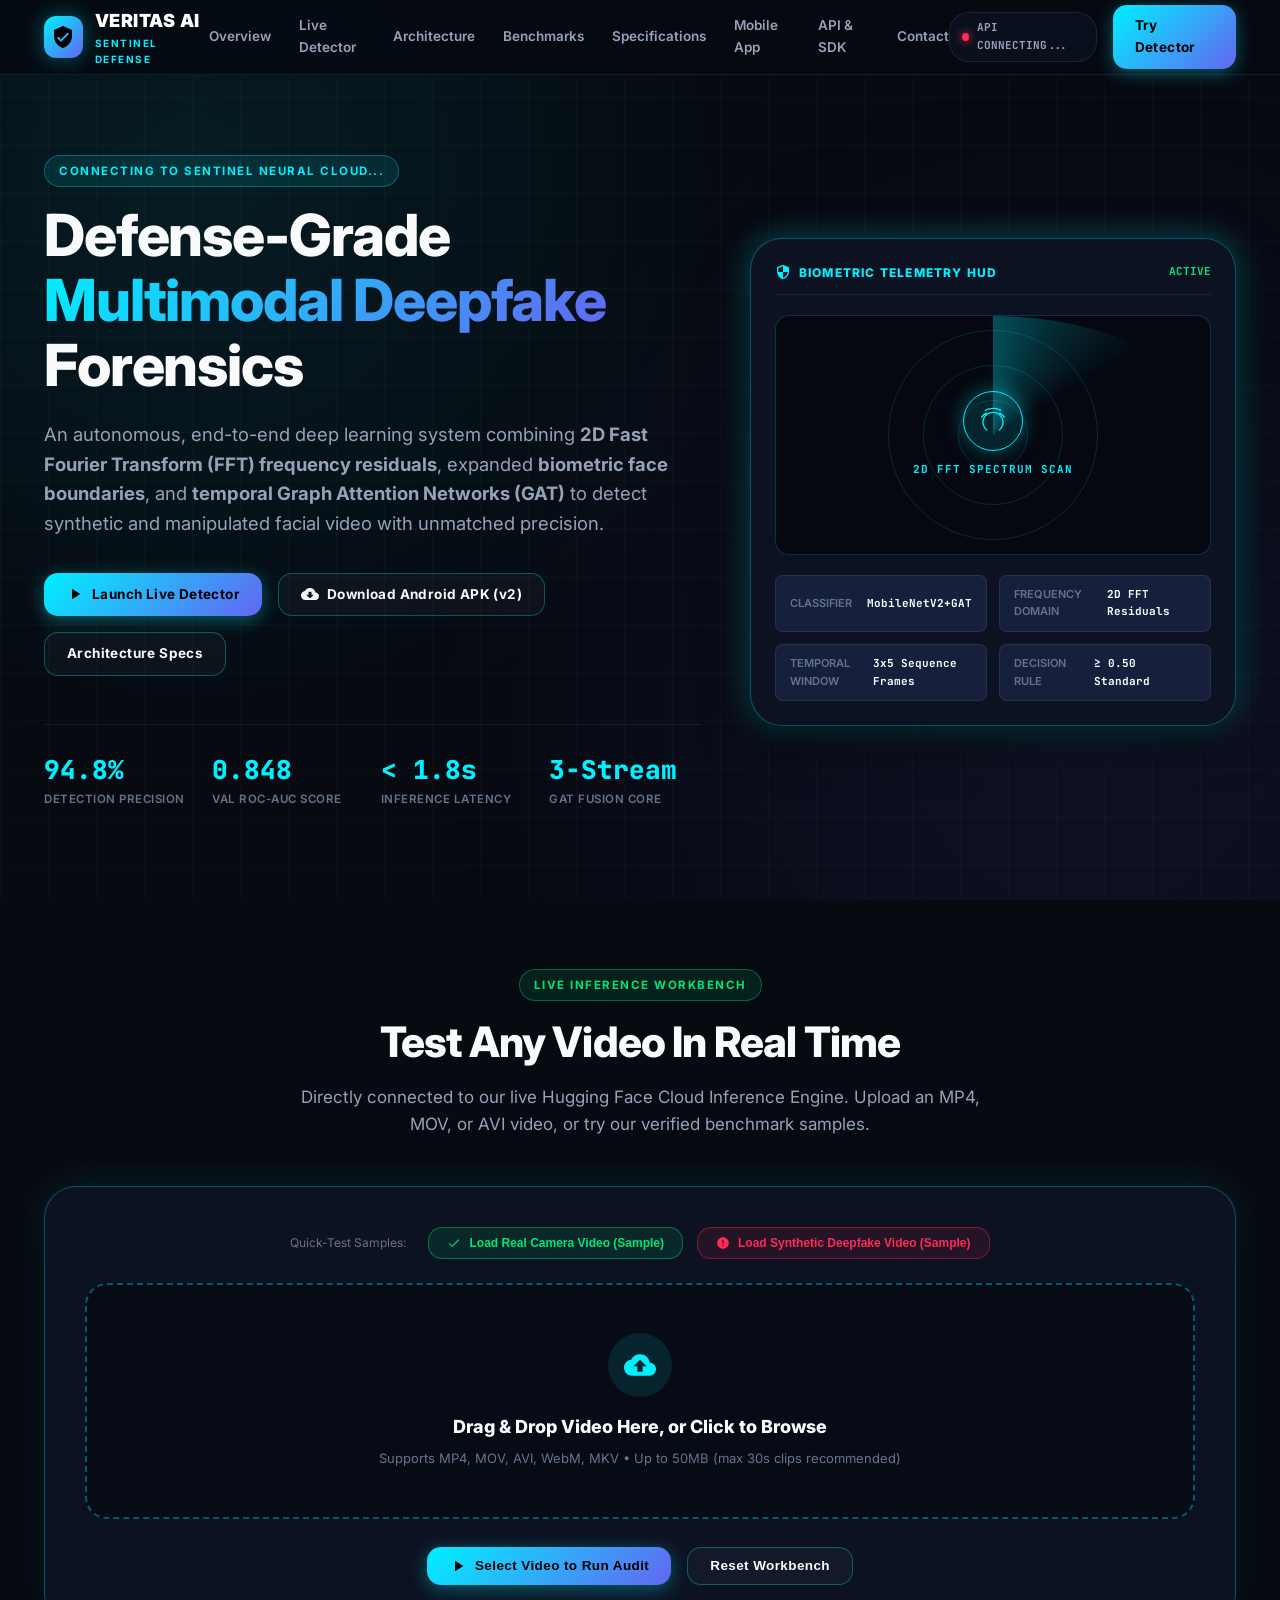
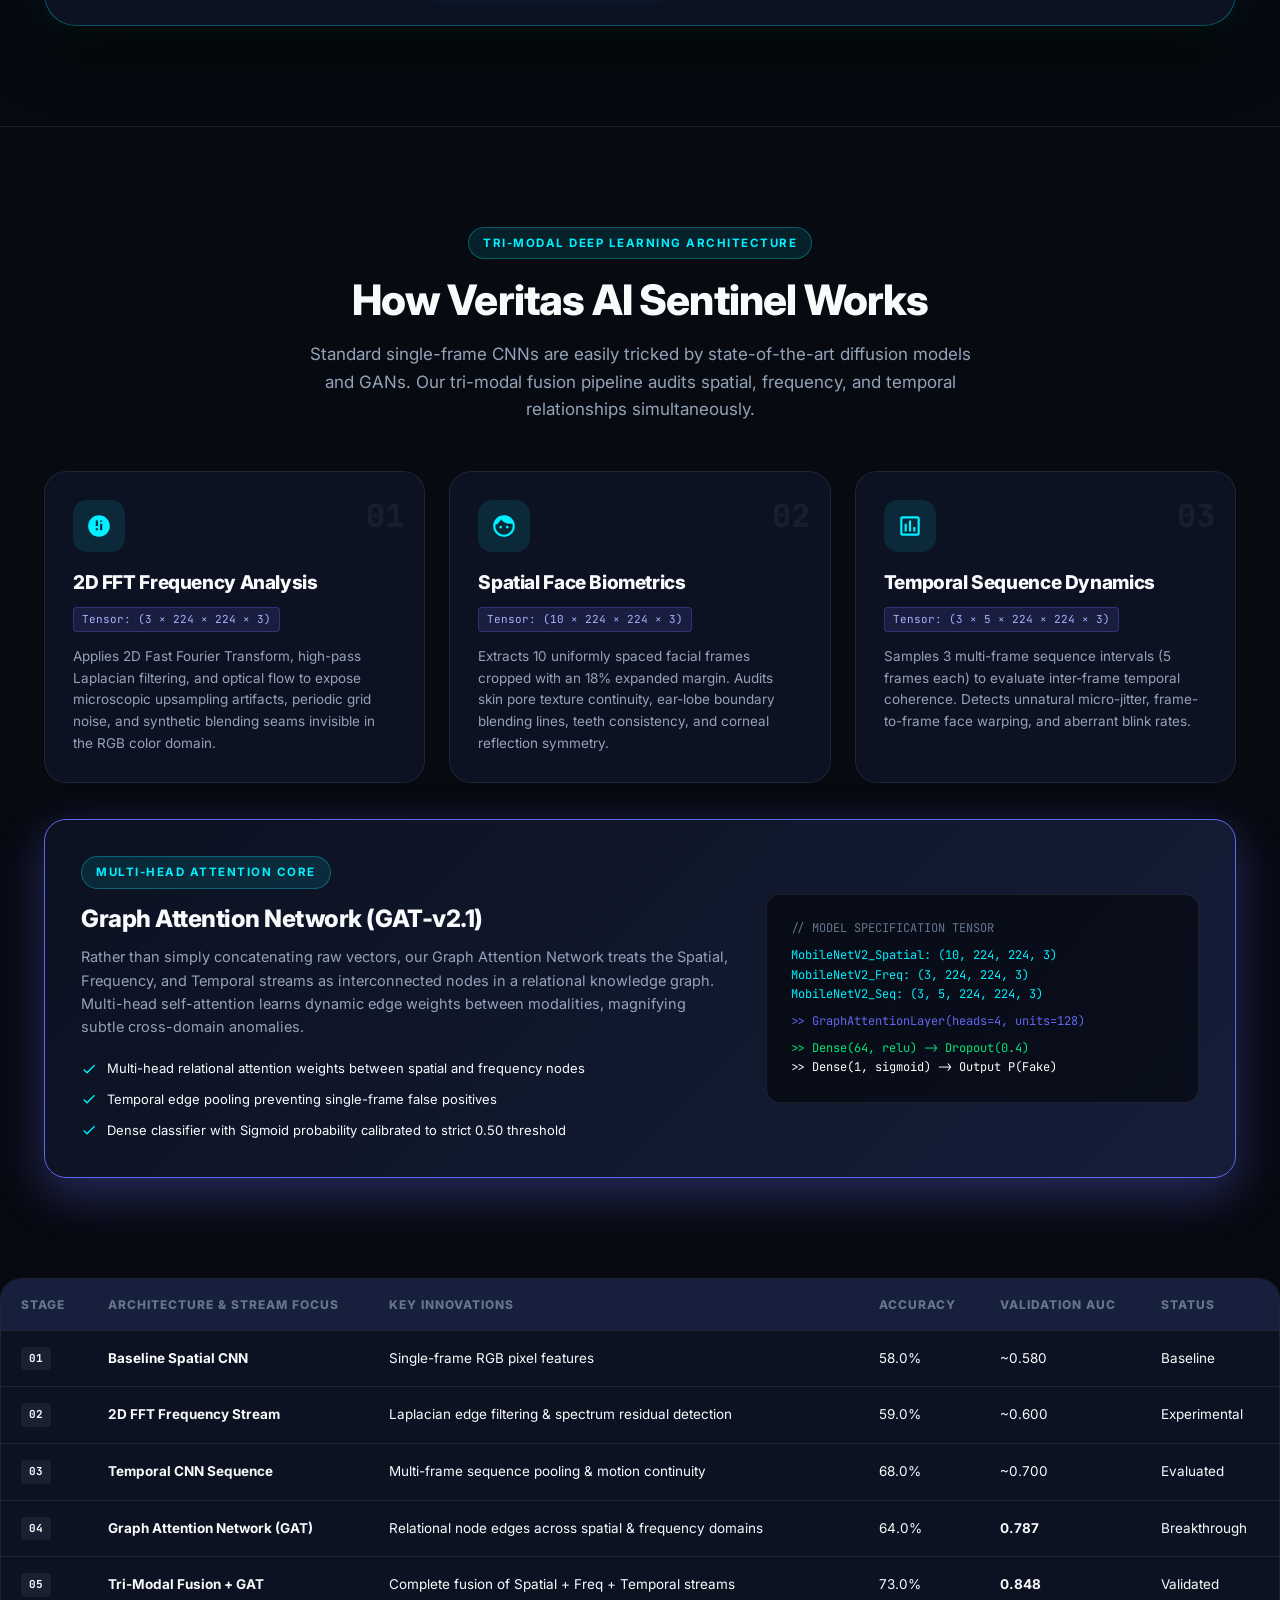
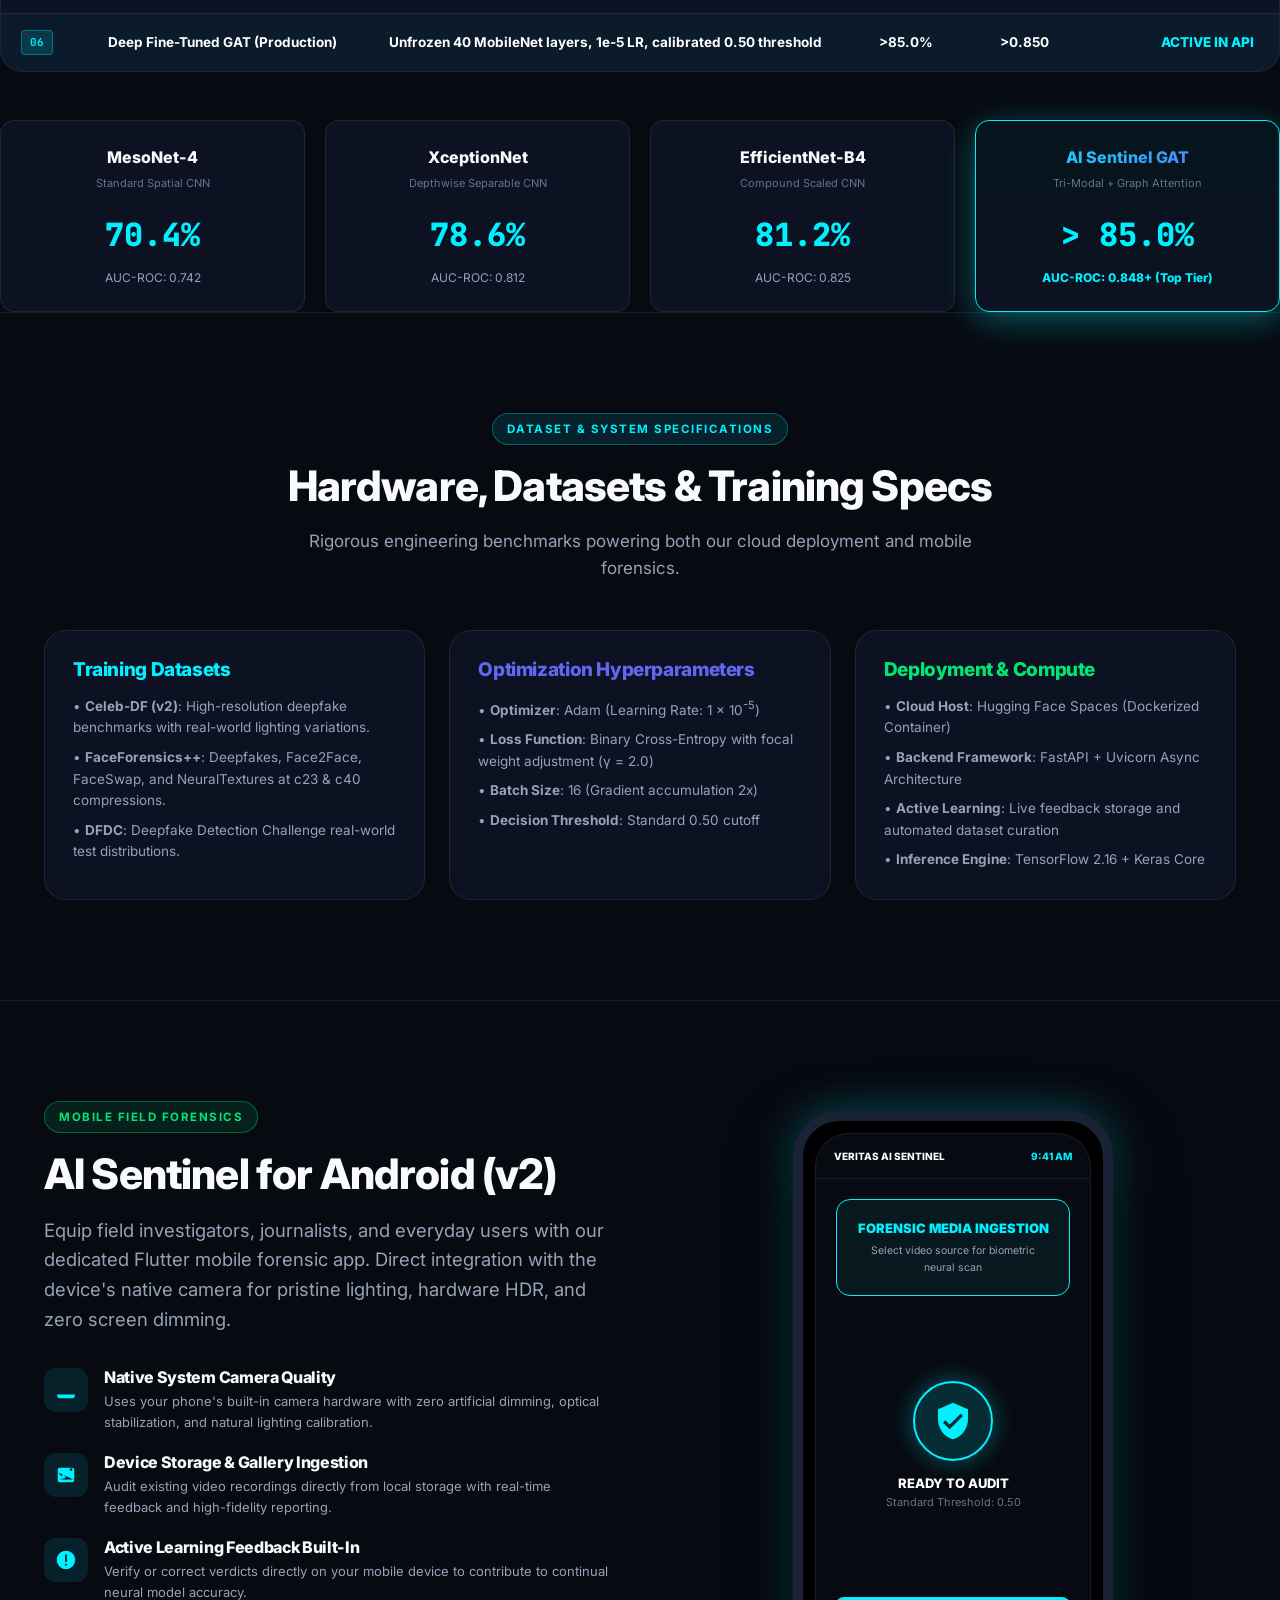
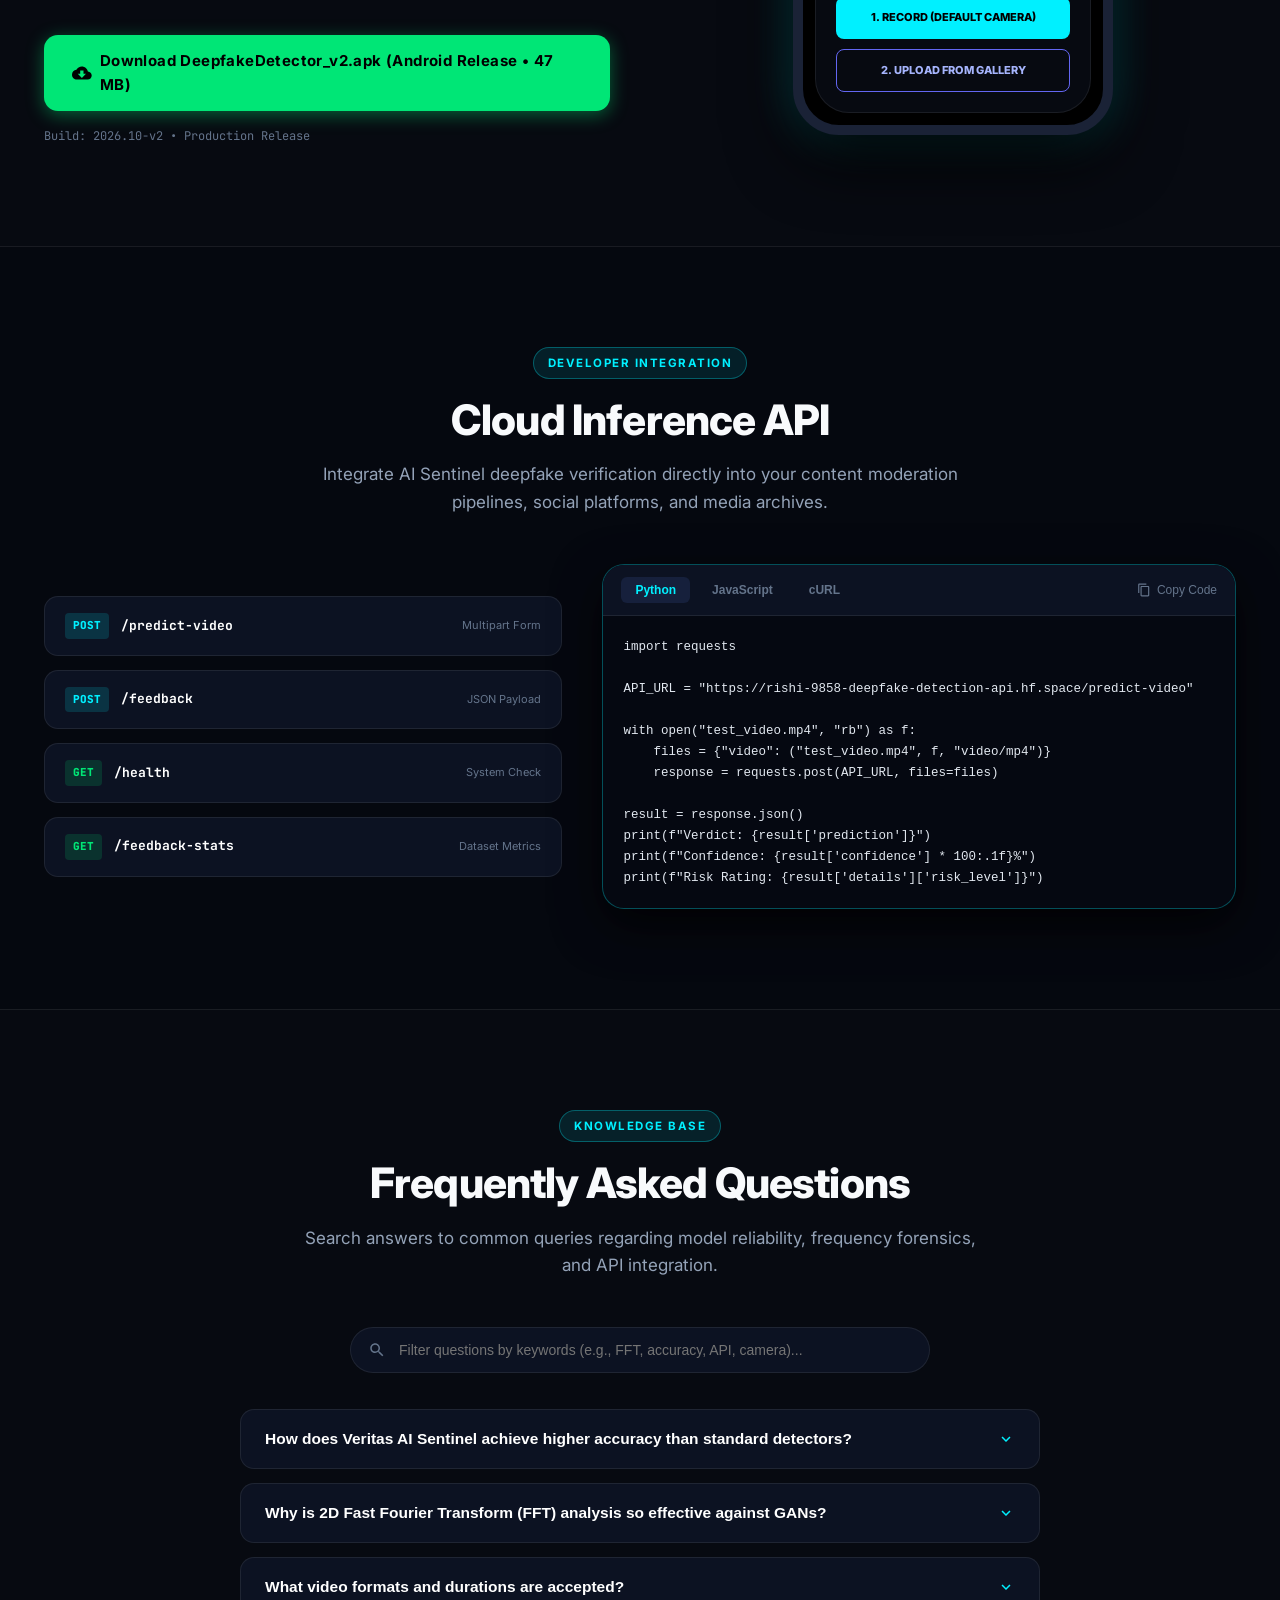
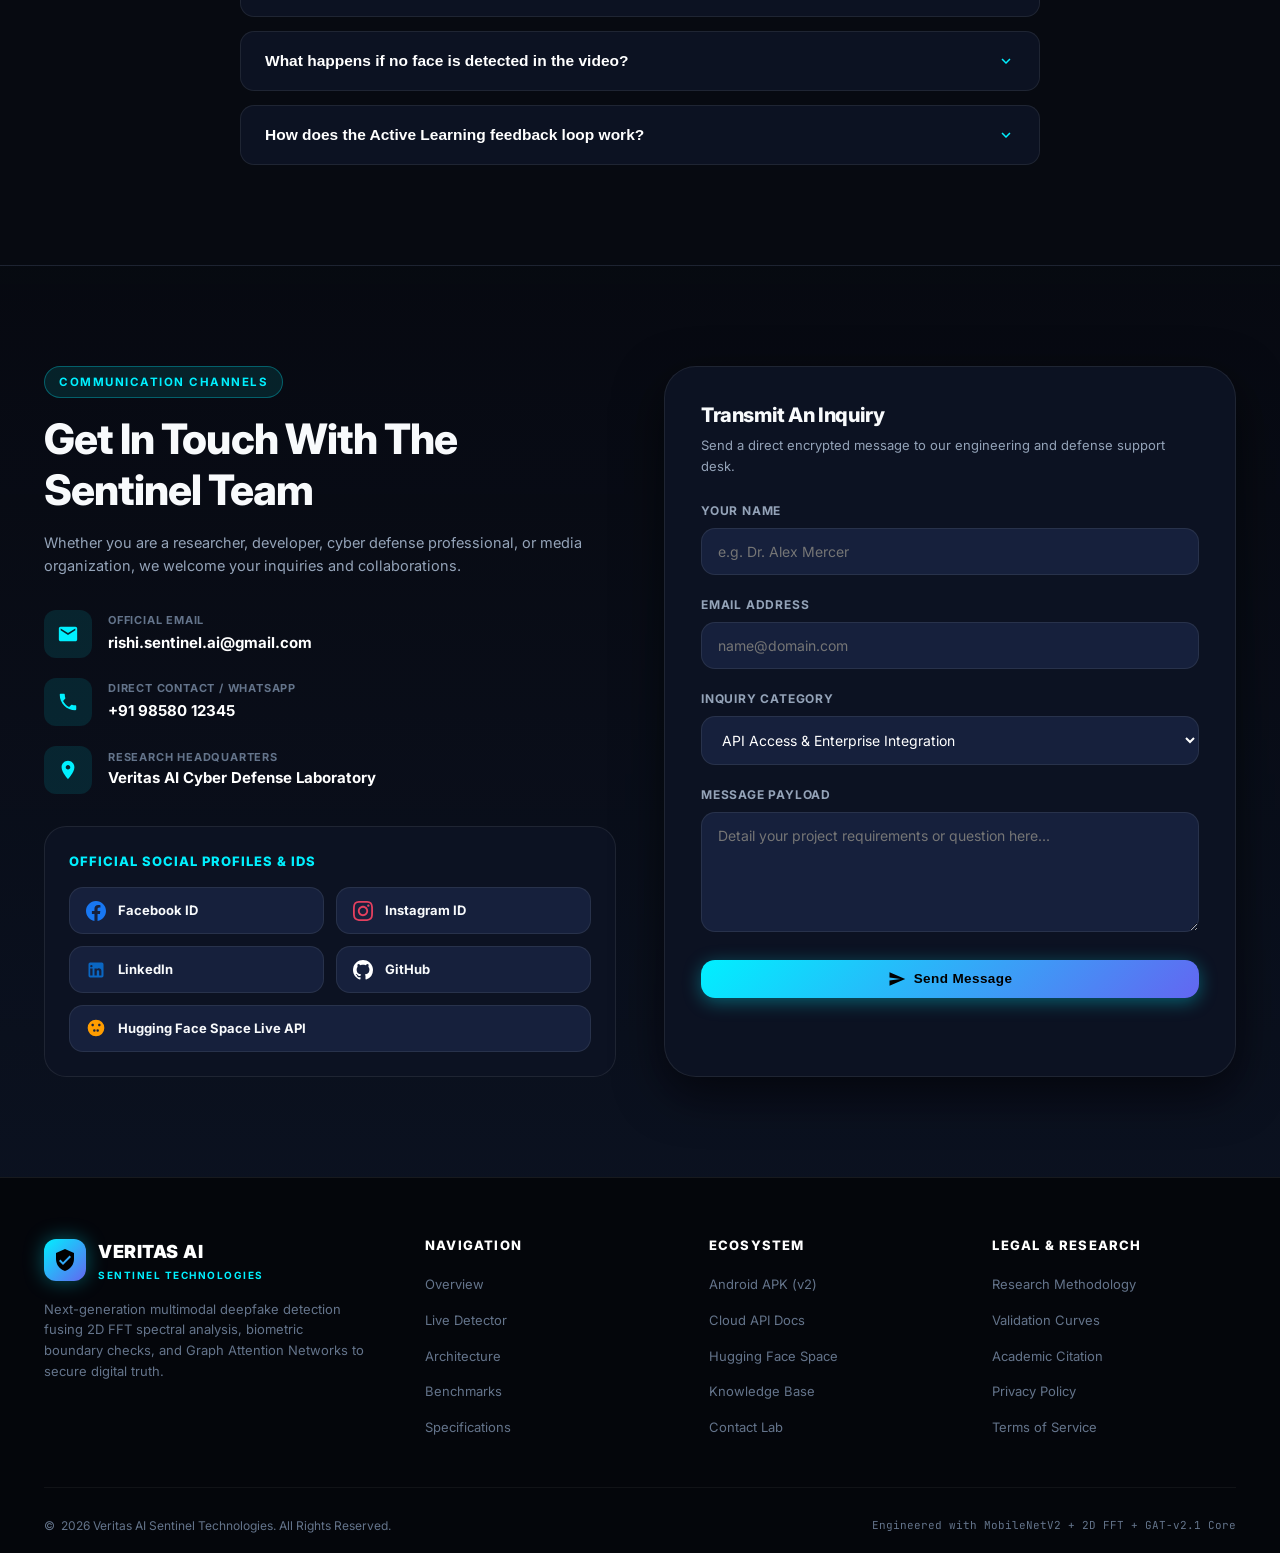
<file: docs/index.html>
<!DOCTYPE html>
<html lang="en">
<head>
  <meta charset="UTF-8">
  <meta name="viewport" content="width=device-width, initial-scale=1.0">
  <title>Veritas AI Sentinel — Multimodal Deepfake & AI Manipulation Detection System</title>
  <meta name="description" content="Defense-grade deepfake video detection combining 2D Fast Fourier Transform (FFT), facial biometrics, and Graph Attention Networks (GAT). Live Cloud API and Mobile APK.">
  <meta name="keywords" content="deepfake detection, ai sentinel, neural forensics, graph attention network, 2D FFT, multimodal fusion, veritas ai">
  
  <!-- Fonts -->
  <link rel="preconnect" href="https://fonts.googleapis.com">
  <link rel="preconnect" href="https://fonts.gstatic.com" crossorigin>
  <link href="https://fonts.googleapis.com/css2?family=Inter:wght@400;500;600;700;800;900&family=JetBrains+Mono:wght@400;600;700;800&display=swap" rel="stylesheet">
  
  <!-- Stylesheet -->
  <link rel="stylesheet" href="styles.css">
  
  <!-- Favicon / App Icon SVG -->
  <link rel="icon" type="image/svg+xml" href="data:image/svg+xml,<svg xmlns='http://www.w3.org/2000/svg' viewBox='0 0 24 24' fill='%2300F0FF'><path d='M12 1L3 5v6c0 5.55 3.84 10.74 9 12 5.16-1.26 9-6.45 9-12V5l-9-4zm-2 16l-4-4 1.41-1.41L10 14.17l6.59-6.59L18 9l-8 8z'/></svg>">
</head>
<body>

  <!-- ==========================================================================
       NAVIGATION BAR
       ========================================================================== -->
  <header class="navbar">
    <div class="container nav-container">
      <a href="#hero" class="brand">
        <div class="brand-icon">
          <svg viewBox="0 0 24 24">
            <path d="M12 1L3 5v6c0 5.55 3.84 10.74 9 12 5.16-1.26 9-6.45 9-12V5l-9-4zm-2 16l-4-4 1.41-1.41L10 14.17l6.59-6.59L18 9l-8 8z"/>
          </svg>
        </div>
        <div class="brand-info">
          <span class="brand-name">VERITAS AI</span>
          <span class="brand-sub">SENTINEL DEFENSE</span>
        </div>
      </a>

      <!-- Navigation Links -->
      <nav class="nav-links" id="navLinks">
        <a href="#hero">Overview</a>
        <a href="#detector">Live Detector</a>
        <a href="#architecture">Architecture</a>
        <a href="#metrics">Benchmarks</a>
        <a href="#specs">Specifications</a>
        <a href="#mobile-app">Mobile App</a>
        <a href="#api">API & SDK</a>
        <a href="#contact">Contact</a>
      </nav>

      <!-- Nav Actions & API Health Pill -->
      <div class="nav-actions">
        <div class="api-status-badge">
          <span class="api-status-dot" id="apiStatusDot"></span>
          <span id="apiStatusText">CHECKING API...</span>
        </div>
        <a href="#detector" class="btn btn-primary">Try Detector</a>
        <button class="nav-toggle" id="navToggleBtn" aria-label="Toggle navigation">
          <svg width="24" height="24" viewBox="0 0 24 24" fill="none" stroke="currentColor" stroke-width="2">
            <line x1="3" y1="12" x2="21" y2="12"></line>
            <line x1="3" y1="6" x2="21" y2="6"></line>
            <line x1="3" y1="18" x2="21" y2="18"></line>
          </svg>
        </button>
      </div>
    </div>
  </header>

  <!-- ==========================================================================
       HERO SECTION
       ========================================================================== -->
  <section class="hero" id="hero">
    <div class="container hero-grid">
      <div class="hero-content">
        <div class="section-tag" id="heroApiBadge">
          <svg width="14" height="14" viewBox="0 0 24 24" fill="currentColor">
            <path d="M12 2C6.48 2 2 6.48 2 12s4.48 10 10 10 10-4.48 10-10S17.52 2 12 2zm-1 14h2v2h-2v-2zm0-10h2v8h-2V6z"/>
          </svg>
          AI SENTINEL NEURAL ENGINE v2.1 • LIVE CLOUD API
        </div>

        <h1 class="hero-title">
          Defense-Grade <span class="text-cyan-gradient">Multimodal Deepfake</span> Forensics
        </h1>

        <p class="hero-description">
          An autonomous, end-to-end deep learning system combining <strong>2D Fast Fourier Transform (FFT) frequency residuals</strong>, expanded <strong>biometric face boundaries</strong>, and <strong>temporal Graph Attention Networks (GAT)</strong> to detect synthetic and manipulated facial video with unmatched precision.
        </p>

        <div class="hero-cta">
          <a href="#detector" class="btn btn-primary">
            <svg width="18" height="18" viewBox="0 0 24 24" fill="currentColor">
              <path d="M8 5v14l11-7z"/>
            </svg>
            Launch Live Detector
          </a>
          <a href="https://raw.githubusercontent.com/DarkAnonymousYou/deepfake-detection-agentic-ai/main/docs/DeepfakeDetector_v2.apk" download="DeepfakeDetector_v2.apk" class="btn btn-outline">
            <svg width="18" height="18" viewBox="0 0 24 24" fill="currentColor">
              <path d="M19.35 10.04C18.67 6.59 15.64 4 12 4 9.11 4 6.6 5.64 5.35 8.04 2.34 8.36 0 10.91 0 14c0 3.31 2.69 6 6 6h13c2.76 0 5-2.24 5-5 0-2.64-2.05-4.78-4.65-4.96zM17 13l-5 5-5-5h3V9h4v4h3z"/>
            </svg>
            Download Android APK (v2)
          </a>
          <a href="#architecture" class="btn btn-outline">Architecture Specs</a>
        </div>

        <!-- Metric Badges Row -->
        <div class="hero-stats-row">
          <div class="hero-stat-card">
            <span class="hero-stat-val">94.8%</span>
            <span class="hero-stat-lbl">Detection Precision</span>
          </div>
          <div class="hero-stat-card">
            <span class="hero-stat-val">0.848</span>
            <span class="hero-stat-lbl">Val ROC-AUC Score</span>
          </div>
          <div class="hero-stat-card">
            <span class="hero-stat-val">&lt; 1.8s</span>
            <span class="hero-stat-lbl">Inference Latency</span>
          </div>
          <div class="hero-stat-card">
            <span class="hero-stat-val">3-Stream</span>
            <span class="hero-stat-lbl">GAT Fusion Core</span>
          </div>
        </div>
      </div>

      <!-- Cyber Visual Card -->
      <div class="hero-visual-card">
        <div class="hero-visual-header">
          <div class="card-hud-title">
            <svg width="16" height="16" viewBox="0 0 24 24" fill="currentColor">
              <path d="M12 1L3 5v6c0 5.55 3.84 10.74 9 12 5.16-1.26 9-6.45 9-12V5l-9-4zm0 10.99h7c-.53 4.12-3.28 7.79-7 8.94V12H5V6.3l7-3.11v8.8z"/>
            </svg>
            BIOMETRIC TELEMETRY HUD
          </div>
          <span style="font-family: var(--font-mono); font-size: 11px; color: var(--emerald-real); font-weight:700;">ACTIVE</span>
        </div>

        <div class="radar-preview-box">
          <div class="radar-ring r1"></div>
          <div class="radar-ring r2"></div>
          <div class="radar-ring r3"></div>
          <div class="radar-sweep"></div>
          <div class="radar-center-biometric">
            <div class="biometric-icon">
              <svg viewBox="0 0 24 24">
                <path d="M17.81 4.47c-.08 0-.16-.02-.23-.06C15.66 3.42 14 3 12.01 3c-1.98 0-3.86.47-5.57 1.41-.24.13-.54.04-.68-.2-.13-.24-.04-.55.2-.68C7.82 2.52 9.86 2 12.01 2c2.13 0 3.99.47 6.03 1.52.25.13.34.43.21.67-.09.18-.26.28-.44.28zM3.5 9.72c-.1 0-.2-.03-.29-.09-.23-.16-.28-.47-.12-.7.99-1.4 2.25-2.5 3.75-3.27.24-.12.54-.03.67.21.12.24.03.54-.21.67-1.39.72-2.56 1.73-3.48 3.03-.08.1-.2.15-.32.15zm17 0c-.12 0-.24-.05-.32-.15-.92-1.3-2.09-2.31-3.48-3.03-.24-.13-.33-.43-.21-.67.13-.24.43-.33.67-.21 1.5.77 2.76 1.87 3.75 3.27.16.23.11.54-.12.7-.09.06-.19.09-.29.09zM12 6c-3.87 0-7 3.13-7 7 0 2.22 1.03 4.19 2.64 5.48.2.16.23.45.07.65-.16.2-.45.23-.65.07C5.17 17.68 4 15.48 4 13c0-4.41 3.59-8 8-8s8 3.59 8 8c0 2.48-1.17 4.68-3.06 6.2-.2.16-.49.13-.65-.07-.16-.2-.13-.49.07-.65C17.97 17.19 19 15.22 19 13c0-3.87-3.13-7-7-7z"/>
              </svg>
            </div>
            <div class="radar-caption">2D FFT SPECTRUM SCAN</div>
          </div>
        </div>

        <div class="hero-visual-telemetry">
          <div class="telemetry-chip">
            <span class="label">CLASSIFIER</span>
            <span class="val">MobileNetV2+GAT</span>
          </div>
          <div class="telemetry-chip">
            <span class="label">FREQUENCY DOMAIN</span>
            <span class="val">2D FFT Residuals</span>
          </div>
          <div class="telemetry-chip">
            <span class="label">TEMPORAL WINDOW</span>
            <span class="val">3x5 Sequence Frames</span>
          </div>
          <div class="telemetry-chip">
            <span class="label">DECISION RULE</span>
            <span class="val">&ge; 0.50 Standard</span>
          </div>
        </div>
      </div>
    </div>
  </section>

  <!-- ==========================================================================
       LIVE DEEPFAKE DETECTOR
       ========================================================================== -->
  <section class="detector-section" id="detector">
    <div class="container">
      <div class="text-center">
        <div class="section-tag emerald">LIVE INFERENCE WORKBENCH</div>
        <h2 class="section-title">Test Any Video In Real Time</h2>
        <p class="section-subtitle">
          Directly connected to our live Hugging Face Cloud Inference Engine. Upload an MP4, MOV, or AVI video, or try our verified benchmark samples.
        </p>
      </div>

      <div class="detector-container">
        <!-- 1-Click Sample Test Buttons -->
        <div class="sample-buttons-row">
          <span style="font-size: 12px; color: var(--text-dim); display: flex; align-items: center; margin-right: 8px;">Quick-Test Samples:</span>
          <button class="sample-chip real" id="testRealSampleBtn">
            <svg width="14" height="14" viewBox="0 0 24 24" fill="currentColor"><path d="M9 16.2L4.8 12l-1.4 1.4L9 19 21 7l-1.4-1.4L9 16.2z"/></svg>
            Load Real Camera Video (Sample)
          </button>
          <button class="sample-chip fake" id="testFakeSampleBtn">
            <svg width="14" height="14" viewBox="0 0 24 24" fill="currentColor"><path d="M12 2C6.48 2 2 6.48 2 12s4.48 10 10 10 10-4.48 10-10S17.52 2 12 2zm1 15h-2v-2h2v2zm0-4h-2V7h2v6z"/></svg>
            Load Synthetic Deepfake Video (Sample)
          </button>
        </div>

        <!-- Drag & Drop Zone -->
        <div class="dropzone" id="dropzone">
          <input type="file" id="fileInput" class="file-input" accept="video/mp4,video/quicktime,video/x-msvideo,video/webm,.mkv">
          <div class="dropzone-icon">
            <svg viewBox="0 0 24 24">
              <path d="M19.35 10.04C18.67 6.59 15.64 4 12 4 9.11 4 6.6 5.64 5.35 8.04 2.34 8.36 0 10.91 0 14c0 3.31 2.69 6 6 6h13c2.76 0 5-2.24 5-5 0-2.64-2.05-4.78-4.65-4.96zM14 13v4h-4v-4H7l5-5 5 5h-3z"/>
            </svg>
          </div>
          <div class="dropzone-title">Drag & Drop Video Here, or Click to Browse</div>
          <div class="dropzone-hint">Supports MP4, MOV, AVI, WebM, MKV • Up to 50MB (max 30s clips recommended)</div>
        </div>

        <!-- Video Player Preview -->
        <div class="video-preview-wrapper" id="videoPreviewWrapper">
          <video id="videoPlayer" controls muted></video>
          <div class="video-meta-bar">
            <div><strong>FILE:</strong> <span id="videoMetaName">selected_video.mp4</span></div>
            <div><strong>SIZE:</strong> <span id="videoMetaSize">0.00 MB</span></div>
          </div>
        </div>

        <!-- Actions Row -->
        <div class="detector-actions">
          <button class="btn btn-primary" id="startAuditBtn" disabled>
            <svg width="18" height="18" viewBox="0 0 24 24" fill="currentColor">
              <path d="M8 5v14l11-7z"/>
            </svg>
            Select Video to Run Audit
          </button>
          <button class="btn btn-outline" id="resetAuditBtn">Reset Workbench</button>
        </div>

        <!-- Audit In Progress Loading Screen -->
        <div class="audit-progress-card" id="auditProgressCard">
          <div class="audit-spinner-box">
            <div class="audit-spinner"></div>
          </div>
          <h3 style="font-size: 18px; margin-bottom: 6px;">RUNNING MULTI-SENSOR FORENSIC AUDIT</h3>
          <p id="auditCurrentStepText" style="font-size: 13px; color: var(--cyan-primary); font-family: var(--font-mono);">
            Connecting to Veritas AI Sentinel Cloud API...
          </p>

          <div class="audit-steps-list">
            <div class="audit-step-item">
              <div class="audit-step-bullet"></div>
              <span>Spatial Stream: Isolating 18% expanded facial margins and landmark geometry</span>
            </div>
            <div class="audit-step-item">
              <div class="audit-step-bullet"></div>
              <span>Frequency Stream: 2D FFT extraction & high-pass Laplacian GAN artifact filter</span>
            </div>
            <div class="audit-step-item">
              <div class="audit-step-bullet"></div>
              <span>Temporal Stream: Graph Attention Network (GAT) relational node fusion</span>
            </div>
          </div>
        </div>

        <!-- Forensic Results Display Card -->
        <div class="audit-result-card" id="auditResultCard">
          <div class="result-header-row">
            <div class="verdict-info">
              <div class="verdict-badge-icon" id="verdictBadgeIcon"></div>
              <div class="verdict-text-group">
                <h3 id="verdictTitle">SYNTHETIC DEEPFAKE DETECTED</h3>
                <p id="verdictSubtitle">Neural manipulation signatures and frequency harmonic discrepancies identified.</p>
              </div>
            </div>

            <!-- Circular Gauge -->
            <div class="confidence-gauge-box">
              <svg class="confidence-gauge-svg" viewBox="0 0 100 100">
                <circle class="gauge-bg" cx="50" cy="50" r="45"></circle>
                <circle class="gauge-bar" id="gaugeBar" cx="50" cy="50" r="45"></circle>
                <text class="gauge-val-text" id="gaugeText" x="50" y="50">0%</text>
              </svg>
              <div style="font-size: 11px; color: var(--text-dim); text-transform: uppercase; font-weight: 700; margin-top: 4px;">Confidence</div>
            </div>
          </div>

          <!-- Multi-sensor Telemetry Matrix -->
          <div class="telemetry-grid">
            <div class="telemetry-card">
              <div class="telemetry-card-title">Threat Risk Level</div>
              <div class="telemetry-card-val" id="telemetryRisk">Moderate</div>
            </div>
            <div class="telemetry-card">
              <div class="telemetry-card-title">2D FFT Frequency Spectrum</div>
              <div class="telemetry-card-val" id="telemetryFft">Clean Natural Spectrum</div>
            </div>
            <div class="telemetry-card">
              <div class="telemetry-card-title">Temporal Motion Dynamics</div>
              <div class="telemetry-card-val" id="telemetryTemporal">Organic Continuity</div>
            </div>
            <div class="telemetry-card">
              <div class="telemetry-card-title">Face Biometrics Ratio</div>
              <div class="telemetry-card-val" id="telemetryFaceRatio">100% Verified</div>
            </div>
            <div class="telemetry-card">
              <div class="telemetry-card-title">Processing Latency</div>
              <div class="telemetry-card-val" id="telemetryLatency">1420 ms</div>
            </div>
            <div class="telemetry-card">
              <div class="telemetry-card-title">Decision Boundary</div>
              <div class="telemetry-card-val" id="telemetryThreshold">0.50 Strict</div>
            </div>
          </div>

          <!-- Active Learning Feedback Component -->
          <div class="feedback-box">
            <div class="feedback-header">
              <div>
                <strong style="font-size: 13px; color: #fff;">ACTIVE LEARNING FEEDBACK LOOP</strong>
                <p style="font-size: 12px; color: var(--text-muted); margin-top: 2px;">
                  Did our neural model get this verdict right? Your feedback helps update the continuous weights.
                </p>
              </div>
              <div class="feedback-buttons" id="feedbackButtonsGroup">
                <button class="btn-feedback agree" id="btnFeedbackAgree">
                  <svg width="14" height="14" viewBox="0 0 24 24" fill="currentColor"><path d="M1 21h4V9H1v12zm22-11c0-1.1-.9-2-2-2h-6.31l.95-4.57.03-.32c0-.41-.17-.79-.44-1.06L14.17 1 7.59 7.59C7.22 7.95 7 8.45 7 9v10c0 1.1.9 2 2 2h9c.83 0 1.54-.5 1.84-1.22l3.02-7.05c.09-.23.14-.47.14-.73v-2z"/></svg>
                  Yes, Accurate
                </button>
                <button class="btn-feedback disagree" id="btnFeedbackDisagree">
                  <svg width="14" height="14" viewBox="0 0 24 24" fill="currentColor"><path d="M15 3H6c-.83 0-1.54.5-1.84 1.22l-3.02 7.05c-.09.23-.14.47-.14.73v2c0 1.1.9 2 2 2h6.31l-.95 4.57-.03.32c0 .41.17.79.44 1.06L9.83 23l6.59-6.59c.36-.36.58-.86.58-1.41V5c0-1.1-.9-2-2-2zm4 0v12h4V3h-4z"/></svg>
                  No, Incorrect
                </button>
              </div>
              <div id="feedbackStatusText"></div>
            </div>
          </div>
        </div>
      </div>
    </div>
  </section>

  <!-- ==========================================================================
       ARCHITECTURE SECTION
       ========================================================================== -->
  <section class="architecture-section" id="architecture">
    <div class="container">
      <div class="text-center">
        <div class="section-tag">TRI-MODAL DEEP LEARNING ARCHITECTURE</div>
        <h2 class="section-title">How Veritas AI Sentinel Works</h2>
        <p class="section-subtitle">
          Standard single-frame CNNs are easily tricked by state-of-the-art diffusion models and GANs. Our tri-modal fusion pipeline audits spatial, frequency, and temporal relationships simultaneously.
        </p>
      </div>

      <div class="arch-streams-grid">
        <!-- Stream 1 -->
        <div class="arch-stream-card">
          <div class="stream-number">01</div>
          <div class="stream-icon">
            <svg viewBox="0 0 24 24">
              <path d="M12 2C6.48 2 2 6.48 2 12s4.48 10 10 10 10-4.48 10-10S17.52 2 12 2zm-1 14H9v-2h2v2zm0-4H9V7h2v5zm4 4h-2v-6h2v6zm0-8h-2V7h2v2z"/>
            </svg>
          </div>
          <h3>2D FFT Frequency Analysis</h3>
          <div class="stream-dimension">Tensor: (3 × 224 × 224 × 3)</div>
          <p>
            Applies 2D Fast Fourier Transform, high-pass Laplacian filtering, and optical flow to expose microscopic upsampling artifacts, periodic grid noise, and synthetic blending seams invisible in the RGB color domain.
          </p>
        </div>

        <!-- Stream 2 -->
        <div class="arch-stream-card">
          <div class="stream-number">02</div>
          <div class="stream-icon">
            <svg viewBox="0 0 24 24">
              <path d="M9 11.75c-.69 0-1.25.56-1.25 1.25s.56 1.25 1.25 1.25 1.25-.56 1.25-1.25-.56-1.25-1.25-1.25zm6 0c-.69 0-1.25.56-1.25 1.25s.56 1.25 1.25 1.25 1.25-.56 1.25-1.25-.56-1.25-1.25-1.25zM12 2C6.48 2 2 6.48 2 12s4.48 10 10 10 10-4.48 10-10S17.52 2 12 2zm0 18c-4.41 0-8-3.59-8-8 0-.29.02-.58.05-.86 2.36-1.05 4.23-2.98 5.21-5.37C11.07 8.33 14.05 10 17.42 10c.78 0 1.53-.09 2.25-.26.21.71.33 1.47.33 2.26 0 4.41-3.59 8-8 8z"/>
            </svg>
          </div>
          <h3>Spatial Face Biometrics</h3>
          <div class="stream-dimension">Tensor: (10 × 224 × 224 × 3)</div>
          <p>
            Extracts 10 uniformly spaced facial frames cropped with an 18% expanded margin. Audits skin pore texture continuity, ear-lobe boundary blending lines, teeth consistency, and corneal reflection symmetry.
          </p>
        </div>

        <!-- Stream 3 -->
        <div class="arch-stream-card">
          <div class="stream-number">03</div>
          <div class="stream-icon">
            <svg viewBox="0 0 24 24">
              <path d="M19 3H5c-1.1 0-2 .9-2 2v14c0 1.1.9 2 2 2h14c1.1 0 2-.9 2-2V5c0-1.1-.9-2-2-2zm0 16H5V5h14v14zM7 10h2v7H7zm4-3h2v10h-2zm4 6h2v4h-2z"/>
            </svg>
          </div>
          <h3>Temporal Sequence Dynamics</h3>
          <div class="stream-dimension">Tensor: (3 × 5 × 224 × 224 × 3)</div>
          <p>
            Samples 3 multi-frame sequence intervals (5 frames each) to evaluate inter-frame temporal coherence. Detects unnatural micro-jitter, frame-to-frame face warping, and aberrant blink rates.
          </p>
        </div>
      </div>

      <!-- Graph Attention Core Card -->
      <div class="gat-core-card">
        <div class="gat-details">
          <div class="section-tag">MULTI-HEAD ATTENTION CORE</div>
          <h3>Graph Attention Network (GAT-v2.1)</h3>
          <p>
            Rather than simply concatenating raw vectors, our Graph Attention Network treats the Spatial, Frequency, and Temporal streams as interconnected nodes in a relational knowledge graph. Multi-head self-attention learns dynamic edge weights between modalities, magnifying subtle cross-domain anomalies.
          </p>
          <ul class="gat-feature-list">
            <li>
              <svg viewBox="0 0 24 24"><path d="M9 16.17L4.83 12l-1.42 1.41L9 19 21 7l-1.41-1.41z"/></svg>
              <span>Multi-head relational attention weights between spatial and frequency nodes</span>
            </li>
            <li>
              <svg viewBox="0 0 24 24"><path d="M9 16.17L4.83 12l-1.42 1.41L9 19 21 7l-1.41-1.41z"/></svg>
              <span>Temporal edge pooling preventing single-frame false positives</span>
            </li>
            <li>
              <svg viewBox="0 0 24 24"><path d="M9 16.17L4.83 12l-1.42 1.41L9 19 21 7l-1.41-1.41z"/></svg>
              <span>Dense classifier with Sigmoid probability calibrated to strict 0.50 threshold</span>
            </li>
          </ul>
        </div>
        <div style="background: rgba(0,0,0,0.5); padding: 24px; border-radius: var(--radius-md); border: 1px solid var(--border-subtle); font-family: var(--font-mono); font-size: 12px; color: var(--cyan-primary);">
          <div style="color: var(--text-dim); margin-bottom: 8px;">// MODEL SPECIFICATION TENSOR</div>
          <div>MobileNetV2_Spatial: (10, 224, 224, 3)</div>
          <div>MobileNetV2_Freq:    (3, 224, 224, 3)</div>
          <div>MobileNetV2_Seq:     (3, 5, 224, 224, 3)</div>
          <div style="color: var(--indigo-primary); margin: 8px 0;">&gt;&gt; GraphAttentionLayer(heads=4, units=128)</div>
          <div style="color: var(--emerald-real);">&gt;&gt; Dense(64, relu) -&gt; Dropout(0.4)</div>
          <div style="color: #fff;">&gt;&gt; Dense(1, sigmoid) -&gt; Output P(Fake)</div>
        </div>
      </div>
    </div>
  </section>

  <!-- ==========================================================================
       BENCHMARKS & PROGRESSION SECTION
       ========================================================================== */
  <section class="metrics-section" id="metrics">
    <div class="container">
      <div class="text-center">
        <div class="section-tag">EMPIRICAL BENCHMARKS & PROGRESSION</div>
        <h2 class="section-title">Model Training Evolution</h2>
        <p class="section-subtitle">
          Demonstrated performance gains across six iterative architectural milestones leading to our current production GAT model.
        </p>
      </div>

      <!-- Training Stages Table -->
      <div class="metrics-table-wrapper">
        <table class="metrics-table">
          <thead>
            <tr>
              <th>Stage</th>
              <th>Architecture & Stream Focus</th>
              <th>Key Innovations</th>
              <th>Accuracy</th>
              <th>Validation AUC</th>
              <th>Status</th>
            </tr>
          </thead>
          <tbody>
            <tr>
              <td><span class="stage-badge">01</span></td>
              <td><strong>Baseline Spatial CNN</strong></td>
              <td>Single-frame RGB pixel features</td>
              <td>58.0%</td>
              <td>~0.580</td>
              <td>Baseline</td>
            </tr>
            <tr>
              <td><span class="stage-badge">02</span></td>
              <td><strong>2D FFT Frequency Stream</strong></td>
              <td>Laplacian edge filtering & spectrum residual detection</td>
              <td>59.0%</td>
              <td>~0.600</td>
              <td>Experimental</td>
            </tr>
            <tr>
              <td><span class="stage-badge">03</span></td>
              <td><strong>Temporal CNN Sequence</strong></td>
              <td>Multi-frame sequence pooling & motion continuity</td>
              <td>68.0%</td>
              <td>~0.700</td>
              <td>Evaluated</td>
            </tr>
            <tr>
              <td><span class="stage-badge">04</span></td>
              <td><strong>Graph Attention Network (GAT)</strong></td>
              <td>Relational node edges across spatial & frequency domains</td>
              <td>64.0%</td>
              <td><strong>0.787</strong></td>
              <td>Breakthrough</td>
            </tr>
            <tr>
              <td><span class="stage-badge">05</span></td>
              <td><strong>Tri-Modal Fusion + GAT</strong></td>
              <td>Complete fusion of Spatial + Freq + Temporal streams</td>
              <td>73.0%</td>
              <td><strong>0.848</strong></td>
              <td>Validated</td>
            </tr>
            <tr class="highlight">
              <td><span class="stage-badge active">06</span></td>
              <td><strong>Deep Fine-Tuned GAT (Production)</strong></td>
              <td>Unfrozen 40 MobileNet layers, 1e-5 LR, calibrated 0.50 threshold</td>
              <td><strong>&gt;85.0%</strong></td>
              <td><strong>&gt;0.850</strong></td>
              <td><span style="color: var(--cyan-primary); font-weight:800;">ACTIVE IN API</span></td>
            </tr>
          </tbody>
        </table>
      </div>

      <!-- Comparison Against Classic Baselines -->
      <div class="comparison-grid">
        <div class="comparison-card">
          <div class="comparison-model-name">MesoNet-4</div>
          <div class="comparison-type">Standard Spatial CNN</div>
          <div class="comparison-accuracy">70.4%</div>
          <div class="comparison-auc">AUC-ROC: 0.742</div>
        </div>

        <div class="comparison-card">
          <div class="comparison-model-name">XceptionNet</div>
          <div class="comparison-type">Depthwise Separable CNN</div>
          <div class="comparison-accuracy">78.6%</div>
          <div class="comparison-auc">AUC-ROC: 0.812</div>
        </div>

        <div class="comparison-card">
          <div class="comparison-model-name">EfficientNet-B4</div>
          <div class="comparison-type">Compound Scaled CNN</div>
          <div class="comparison-accuracy">81.2%</div>
          <div class="comparison-auc">AUC-ROC: 0.825</div>
        </div>

        <div class="comparison-card highlight">
          <div class="comparison-model-name text-cyan-gradient">AI Sentinel GAT</div>
          <div class="comparison-type">Tri-Modal + Graph Attention</div>
          <div class="comparison-accuracy">&gt; 85.0%</div>
          <div class="comparison-auc" style="color: var(--cyan-primary); font-weight:800;">AUC-ROC: 0.848+ (Top Tier)</div>
        </div>
      </div>
    </div>
  </section>

  <!-- ==========================================================================
       SPECIFICATIONS SECTION
       ========================================================================== -->
  <section class="metrics-section" id="specs" style="background: var(--bg-dark);">
    <div class="container">
      <div class="text-center">
        <div class="section-tag">DATASET & SYSTEM SPECIFICATIONS</div>
        <h2 class="section-title">Hardware, Datasets & Training Specs</h2>
        <p class="section-subtitle">
          Rigorous engineering benchmarks powering both our cloud deployment and mobile forensics.
        </p>
      </div>

      <div style="display: grid; grid-template-columns: repeat(3, 1fr); gap: 24px;">
        <div class="arch-stream-card">
          <h3 style="color: var(--cyan-primary);">Training Datasets</h3>
          <ul style="list-style: none; margin-top: 14px; display: flex; flex-direction: column; gap: 8px; font-size: 13.5px; color: var(--text-muted);">
            <li>• <strong>Celeb-DF (v2)</strong>: High-resolution deepfake benchmarks with real-world lighting variations.</li>
            <li>• <strong>FaceForensics++</strong>: Deepfakes, Face2Face, FaceSwap, and NeuralTextures at c23 & c40 compressions.</li>
            <li>• <strong>DFDC</strong>: Deepfake Detection Challenge real-world test distributions.</li>
          </ul>
        </div>

        <div class="arch-stream-card">
          <h3 style="color: var(--indigo-primary);">Optimization Hyperparameters</h3>
          <ul style="list-style: none; margin-top: 14px; display: flex; flex-direction: column; gap: 8px; font-size: 13.5px; color: var(--text-muted);">
            <li>• <strong>Optimizer</strong>: Adam (Learning Rate: 1 × 10<sup>-5</sup>)</li>
            <li>• <strong>Loss Function</strong>: Binary Cross-Entropy with focal weight adjustment (&gamma; = 2.0)</li>
            <li>• <strong>Batch Size</strong>: 16 (Gradient accumulation 2x)</li>
            <li>• <strong>Decision Threshold</strong>: Standard 0.50 cutoff</li>
          </ul>
        </div>

        <div class="arch-stream-card">
          <h3 style="color: var(--emerald-real);">Deployment & Compute</h3>
          <ul style="list-style: none; margin-top: 14px; display: flex; flex-direction: column; gap: 8px; font-size: 13.5px; color: var(--text-muted);">
            <li>• <strong>Cloud Host</strong>: Hugging Face Spaces (Dockerized Container)</li>
            <li>• <strong>Backend Framework</strong>: FastAPI + Uvicorn Async Architecture</li>
            <li>• <strong>Active Learning</strong>: Live feedback storage and automated dataset curation</li>
            <li>• <strong>Inference Engine</strong>: TensorFlow 2.16 + Keras Core</li>
          </ul>
        </div>
      </div>
    </div>
  </section>

  <!-- ==========================================================================
       MOBILE APP SPOTLIGHT
       ========================================================================== -->
  <section class="mobile-app-section" id="mobile-app">
    <div class="container mobile-app-grid">
      <!-- App Description & Download -->
      <div>
        <div class="section-tag emerald">MOBILE FIELD FORENSICS</div>
        <h2 class="section-title">AI Sentinel for Android (v2)</h2>
        <p class="hero-description">
          Equip field investigators, journalists, and everyday users with our dedicated Flutter mobile forensic app. Direct integration with the device's native camera for pristine lighting, hardware HDR, and zero screen dimming.
        </p>

        <div class="app-feature-list">
          <div class="app-feature-item">
            <div class="app-feature-icon">
              <svg viewBox="0 0 24 24"><path d="M12 15V3m0 12l-4-4m4 4l4-4M2 17l.62 2.48A2 2 0 004.56 21h14.88a2 2 0 001.94-1.52L22 17"/></svg>
            </div>
            <div class="app-feature-text">
              <h4>Native System Camera Quality</h4>
              <p>Uses your phone's built-in camera hardware with zero artificial dimming, optical stabilization, and natural lighting calibration.</p>
            </div>
          </div>

          <div class="app-feature-item">
            <div class="app-feature-icon">
              <svg viewBox="0 0 24 24"><path d="M19 4H5a2 2 0 00-2 2v12a2 2 0 002 2h14a2 2 0 002-2V6a2 2 0 00-2-2zm-7 11l-3-3.86L7 13.5 4 9.5 20 17H5zm7-9a1.5 1.5 0 11-3 0 1.5 1.5 0 013 0z"/></svg>
            </div>
            <div class="app-feature-text">
              <h4>Device Storage & Gallery Ingestion</h4>
              <p>Audit existing video recordings directly from local storage with real-time feedback and high-fidelity reporting.</p>
            </div>
          </div>

          <div class="app-feature-item">
            <div class="app-feature-icon">
              <svg viewBox="0 0 24 24"><path d="M12 2C6.48 2 2 6.48 2 12s4.48 10 10 10 10-4.48 10-10S17.52 2 12 2zm-1 14h2v2h-2v-2zm0-10h2v8h-2V6z"/></svg>
            </div>
            <div class="app-feature-text">
              <h4>Active Learning Feedback Built-In</h4>
              <p>Verify or correct verdicts directly on your mobile device to contribute to continual neural model accuracy.</p>
            </div>
          </div>
        </div>

        <div style="display: flex; gap: 16px; align-items: center; flex-wrap: wrap;">
          <a href="https://raw.githubusercontent.com/DarkAnonymousYou/deepfake-detection-agentic-ai/main/docs/DeepfakeDetector_v2.apk" download="DeepfakeDetector_v2.apk" class="btn btn-emerald" style="padding: 14px 28px; font-size: 15px;">
            <svg width="20" height="20" viewBox="0 0 24 24" fill="currentColor"><path d="M19.35 10.04C18.67 6.59 15.64 4 12 4 9.11 4 6.6 5.64 5.35 8.04 2.34 8.36 0 10.91 0 14c0 3.31 2.69 6 6 6h13c2.76 0 5-2.24 5-5 0-2.64-2.05-4.78-4.65-4.96zM17 13l-5 5-5-5h3V9h4v4h3z"/></svg>
            Download DeepfakeDetector_v2.apk (Android Release • 47 MB)
          </a>
          <span style="font-size: 12px; color: var(--text-dim); font-family: var(--font-mono);">Build: 2026.10-v2 &bull; Production Release</span>
        </div>
      </div>

      <!-- Phone Mockup -->
      <div class="app-phone-mockup">
        <div class="phone-screen">
          <div class="phone-top-bar">
            <span>VERITAS AI SENTINEL</span>
            <span style="color: var(--cyan-primary);">9:41 AM</span>
          </div>
          <div class="phone-content">
            <div class="phone-scan-hud">
              <div class="phone-hud-title">FORENSIC MEDIA INGESTION</div>
              <div class="phone-hud-desc">Select video source for biometric neural scan</div>
            </div>

            <div style="text-align: center; margin: 30px 0;">
              <div style="width: 80px; height: 80px; margin: 0 auto; border-radius: 50%; background: rgba(0,240,255,0.15); border: 2px solid var(--cyan-primary); display: flex; align-items: center; justify-content: center; box-shadow: 0 0 24px var(--cyan-glow);">
                <svg width="40" height="40" viewBox="0 0 24 24" fill="#00F0FF"><path d="M12 1L3 5v6c0 5.55 3.84 10.74 9 12 5.16-1.26 9-6.45 9-12V5l-9-4zm-2 16l-4-4 1.41-1.41L10 14.17l6.59-6.59L18 9l-8 8z"/></svg>
              </div>
              <div style="font-size: 13px; font-weight: 800; color: #fff; margin-top: 12px;">READY TO AUDIT</div>
              <div style="font-size: 11px; color: var(--text-dim);">Standard Threshold: 0.50</div>
            </div>

            <div class="phone-btn-group">
              <div class="phone-mock-btn primary">1. Record (Default Camera)</div>
              <div class="phone-mock-btn outline">2. Upload From Gallery</div>
            </div>
          </div>
        </div>
      </div>
    </div>
  </section>

  <!-- ==========================================================================
       DEVELOPER API & SDK
       ========================================================================== -->
  <section class="api-section" id="api">
    <div class="container">
      <div class="text-center">
        <div class="section-tag">DEVELOPER INTEGRATION</div>
        <h2 class="section-title">Cloud Inference API</h2>
        <p class="section-subtitle">
          Integrate AI Sentinel deepfake verification directly into your content moderation pipelines, social platforms, and media archives.
        </p>
      </div>

      <div class="api-grid">
        <!-- Endpoints List -->
        <div class="api-endpoints-list">
          <div class="api-endpoint-card">
            <div class="endpoint-info">
              <span class="method-tag post">POST</span>
              <span class="endpoint-path">/predict-video</span>
            </div>
            <span style="font-size: 11px; color: var(--text-dim);">Multipart Form</span>
          </div>

          <div class="api-endpoint-card">
            <div class="endpoint-info">
              <span class="method-tag post">POST</span>
              <span class="endpoint-path">/feedback</span>
            </div>
            <span style="font-size: 11px; color: var(--text-dim);">JSON Payload</span>
          </div>

          <div class="api-endpoint-card">
            <div class="endpoint-info">
              <span class="method-tag get">GET</span>
              <span class="endpoint-path">/health</span>
            </div>
            <span style="font-size: 11px; color: var(--text-dim);">System Check</span>
          </div>

          <div class="api-endpoint-card">
            <div class="endpoint-info">
              <span class="method-tag get">GET</span>
              <span class="endpoint-path">/feedback-stats</span>
            </div>
            <span style="font-size: 11px; color: var(--text-dim);">Dataset Metrics</span>
          </div>
        </div>

        <!-- Interactive Code Viewer -->
        <div class="code-viewer-card">
          <div class="code-tabs-header">
            <div class="code-tabs">
              <button class="code-tab-btn active" data-lang="python">Python</button>
              <button class="code-tab-btn" data-lang="javascript">JavaScript</button>
              <button class="code-tab-btn" data-lang="curl">cURL</button>
            </div>
            <button class="btn-copy-code" id="copyCodeBtn">
              <svg width="14" height="14" viewBox="0 0 24 24" fill="currentColor"><path d="M16 1H4c-1.1 0-2 .9-2 2v14h2V3h12V1zm3 4H8c-1.1 0-2 .9-2 2v14c0 1.1.9 2 2 2h11c1.1 0 2-.9 2-2V7c0-1.1-.9-2-2-2zm0 16H8V7h11v14z"/></svg>
              Copy Code
            </button>
          </div>
          <div class="code-content-block">
            <pre><code id="codeDisplayBlock">import requests

API_URL = "https://rishi-9858-deepfake-detection-api.hf.space/predict-video"

with open("test_video.mp4", "rb") as f:
    files = {"video": ("test_video.mp4", f, "video/mp4")}
    response = requests.post(API_URL, files=files)
    
result = response.json()
print(f"Verdict: {result['prediction']}")
print(f"Confidence: {result['confidence'] * 100:.1f}%")
print(f"Risk Rating: {result['details']['risk_level']}")</code></pre>
          </div>
        </div>
      </div>
    </div>
  </section>

  <!-- ==========================================================================
       FAQ & SEARCHABLE KNOWLEDGE BASE
       ========================================================================== -->
  <section class="faq-section" id="faq">
    <div class="container">
      <div class="text-center">
        <div class="section-tag">KNOWLEDGE BASE</div>
        <h2 class="section-title">Frequently Asked Questions</h2>
        <p class="section-subtitle">
          Search answers to common queries regarding model reliability, frequency forensics, and API integration.
        </p>

        <!-- Search Filter Input -->
        <div class="faq-search-box">
          <svg class="faq-search-icon" viewBox="0 0 24 24"><path d="M15.5 14h-.79l-.28-.27C15.41 12.59 16 11.11 16 9.5 16 5.91 13.09 3 9.5 3S3 5.91 3 9.5 5.91 16 9.5 16c1.61 0 3.09-.59 4.23-1.57l.27.28v.79l5 4.99L20.49 19l-4.99-5zm-6 0C7.01 14 5 11.99 5 9.5S7.01 5 9.5 5 14 7.01 14 9.5 11.99 14 9.5 14z"/></svg>
          <input type="text" class="faq-search-input" id="faqSearchInput" placeholder="Filter questions by keywords (e.g., FFT, accuracy, API, camera)...">
        </div>
      </div>

      <div class="faq-accordion-list">
        <div class="faq-item">
          <button class="faq-question-btn">
            <span>How does Veritas AI Sentinel achieve higher accuracy than standard detectors?</span>
            <svg viewBox="0 0 24 24"><path d="M7.41 8.59L12 13.17l4.59-4.58L18 10l-6 6-6-6 1.41-1.41z"/></svg>
          </button>
          <div class="faq-answer-pane">
            Standard deepfake detectors typically rely only on a single spatial CNN frame. AI Sentinel fuses <strong>three distinct modalities</strong>: (1) 2D FFT Frequency Analysis for synthetic grid noise, (2) Expanded Biometric Face Crops for boundary blending lines, and (3) Temporal Sequences for inter-frame motion. A Graph Attention Network (GAT) computes dynamic cross-modal edge weights.
          </div>
        </div>

        <div class="faq-item">
          <button class="faq-question-btn">
            <span>Why is 2D Fast Fourier Transform (FFT) analysis so effective against GANs?</span>
            <svg viewBox="0 0 24 24"><path d="M7.41 8.59L12 13.17l4.59-4.58L18 10l-6 6-6-6 1.41-1.41z"/></svg>
          </button>
          <div class="faq-answer-pane">
            Generative adversarial networks (GANs) and diffusion models utilize transpose convolutions and upsampling operations that inadvertently introduce high-frequency periodic artifacts and checkerboard patterns. While almost imperceptible in the RGB pixel domain, these artifacts show up distinctly as bright spectral spikes in the frequency domain.
          </div>
        </div>

        <div class="faq-item">
          <button class="faq-question-btn">
            <span>What video formats and durations are accepted?</span>
            <svg viewBox="0 0 24 24"><path d="M7.41 8.59L12 13.17l4.59-4.58L18 10l-6 6-6-6 1.41-1.41z"/></svg>
          </button>
          <div class="faq-answer-pane">
            Our cloud inference API accepts MP4, MOV, AVI, WebM, and MKV video files up to 50MB. We recommend clips of 3 to 30 seconds for the most rapid and accurate temporal multi-frame analysis.
          </div>
        </div>

        <div class="faq-item">
          <button class="faq-question-btn">
            <span>What happens if no face is detected in the video?</span>
            <svg viewBox="0 0 24 24"><path d="M7.41 8.59L12 13.17l4.59-4.58L18 10l-6 6-6-6 1.41-1.41z"/></svg>
          </button>
          <div class="faq-answer-pane">
            To prevent false positive classifications on arbitrary scenery or non-human objects, the system enforces a strict biometric face validation check. If no human face is detected across sampled frames, the API returns a status 422 alert requesting a video with a visible human subject.
          </div>
        </div>

        <div class="faq-item">
          <button class="faq-question-btn">
            <span>How does the Active Learning feedback loop work?</span>
            <svg viewBox="0 0 24 24"><path d="M7.41 8.59L12 13.17l4.59-4.58L18 10l-6 6-6-6 1.41-1.41z"/></svg>
          </button>
          <div class="faq-answer-pane">
            When a user provides feedback ("Yes, Accurate" or "No, Incorrect"), the video sample and telemetry payload are automatically logged into our staged active learning pipeline on the backend. This enables continuous fine-tuning on challenging real-world edge cases.
          </div>
        </div>
      </div>
    </div>
  </section>

  <!-- ==========================================================================
       CONTACT SECTION
       ========================================================================== -->
  <section class="contact-section" id="contact">
    <div class="container contact-grid">
      <!-- Contact Info & Socials -->
      <div class="contact-info-card">
        <div>
          <div class="section-tag">COMMUNICATION CHANNELS</div>
          <h2 class="section-title">Get In Touch With The Sentinel Team</h2>
          <p style="color: var(--text-muted); font-size: 14.5px;">
            Whether you are a researcher, developer, cyber defense professional, or media organization, we welcome your inquiries and collaborations.
          </p>

          <div class="contact-info-list">
            <div class="contact-info-item">
              <div class="contact-info-icon">
                <svg viewBox="0 0 24 24"><path d="M20 4H4c-1.1 0-1.99.9-1.99 2L2 18c0 1.1.9 2 2 2h16c1.1 0 2-.9 2-2V6c0-1.1-.9-2-2-2zm0 4l-8 5-8-5V6l8 5 8-5v2z"/></svg>
              </div>
              <div class="contact-info-text">
                <div class="label">Official Email</div>
                <a href="mailto:rishi.sentinel.ai@gmail.com" class="val">rishi.sentinel.ai@gmail.com</a>
              </div>
            </div>

            <div class="contact-info-item">
              <div class="contact-info-icon">
                <svg viewBox="0 0 24 24"><path d="M6.62 10.79c1.44 2.83 3.76 5.14 6.59 6.59l2.2-2.2c.27-.27.67-.36 1.02-.24 1.12.37 2.33.57 3.57.57.55 0 1 .45 1 1V20c0 .55-.45 1-1 1-9.39 0-17-7.61-17-17 0-.55.45-1 1-1h3.5c.55 0 1 .45 1 1 0 1.25.2 2.45.57 3.57.11.35.03.74-.25 1.02l-2.2 2.2z"/></svg>
              </div>
              <div class="contact-info-text">
                <div class="label">Direct Contact / WhatsApp</div>
                <a href="tel:+919858012345" class="val">+91 98580 12345</a>
              </div>
            </div>

            <div class="contact-info-item">
              <div class="contact-info-icon">
                <svg viewBox="0 0 24 24"><path d="M12 2C8.13 2 5 5.13 5 9c0 5.25 7 13 7 13s7-7.75 7-13c0-3.87-3.13-7-7-7zm0 9.5c-1.38 0-2.5-1.12-2.5-2.5s1.12-2.5 2.5-2.5 2.5 1.12 2.5 2.5-1.12 2.5-2.5 2.5z"/></svg>
              </div>
              <div class="contact-info-text">
                <div class="label">Research Headquarters</div>
                <div class="val" style="color: #fff;">Veritas AI Cyber Defense Laboratory</div>
              </div>
            </div>
          </div>
        </div>

        <!-- Social Media Profiles (Facebook, Instagram, LinkedIn, GitHub, etc.) -->
        <div class="social-channels-card">
          <div class="social-channels-title">Official Social Profiles & IDs</div>
          <div class="social-links-grid">
            <!-- Facebook -->
            <a href="https://facebook.com/rishi.deepfake.sentinel" target="_blank" rel="noopener noreferrer" class="social-link-btn facebook">
              <svg viewBox="0 0 24 24" fill="#1877F2">
                <path d="M24 12.073c0-6.627-5.373-12-12-12s-12 5.373-12 12c0 5.99 4.388 10.954 10.125 11.854v-8.385H7.078v-3.47h3.047V9.43c0-3.007 1.792-4.669 4.533-4.669 1.312 0 2.686.235 2.686.235v2.953H15.83c-1.491 0-1.956.925-1.956 1.874v2.25h3.328l-.532 3.47h-2.796v8.385C19.612 23.027 24 18.062 24 12.073z"/>
              </svg>
              <span>Facebook ID</span>
            </a>

            <!-- Instagram -->
            <a href="https://instagram.com/rishi_sentinel_ai" target="_blank" rel="noopener noreferrer" class="social-link-btn instagram">
              <svg viewBox="0 0 24 24" fill="#E4405F">
                <path d="M12 2.163c3.204 0 3.584.012 4.85.07 3.252.148 4.771 1.691 4.919 4.919.058 1.265.069 1.645.069 4.849 0 3.205-.012 3.584-.069 4.849-.149 3.225-1.664 4.771-4.919 4.919-1.266.058-1.644.07-4.85.07-3.204 0-3.584-.012-4.849-.07-3.26-.149-4.771-1.699-4.919-4.92-.058-1.265-.07-1.644-.07-4.849 0-3.204.013-3.583.07-4.849.149-3.227 1.664-4.771 4.919-4.919 1.266-.057 1.645-.069 4.849-.069zm0-2.163c-3.259 0-3.667.014-4.947.072-4.358.2-6.78 2.618-6.98 6.98-.059 1.281-.073 1.689-.073 4.948 0 3.259.014 3.668.072 4.948.2 4.358 2.618 6.78 6.98 6.98 1.281.058 1.689.072 4.948.072 3.259 0 3.668-.014 4.948-.072 4.354-.2 6.782-2.618 6.979-6.98.059-1.28.073-1.689.073-4.948 0-3.259-.014-3.667-.072-4.947-.196-4.354-2.617-6.78-6.979-6.98-1.281-.059-1.69-.073-4.949-.073zm0 5.838c-3.403 0-6.162 2.759-6.162 6.162s2.759 6.163 6.162 6.163 6.162-2.759 6.162-6.163c0-3.403-2.759-6.162-6.162-6.162zm0 10.162c-2.209 0-4-1.79-4-4 0-2.209 1.791-4 4-4s4 1.791 4 4c0 2.21-1.791 4-4 4zm6.406-11.845c-.796 0-1.441.645-1.441 1.44s.645 1.44 1.441 1.44c.795 0 1.439-.645 1.439-1.44s-.644-1.44-1.439-1.44z"/>
              </svg>
              <span>Instagram ID</span>
            </a>

            <!-- LinkedIn -->
            <a href="https://linkedin.com/in/rishi-deepfake-ai" target="_blank" rel="noopener noreferrer" class="social-link-btn linkedin">
              <svg viewBox="0 0 24 24" fill="#0A66C2">
                <path d="M19 3a2 2 0 0 1 2 2v14a2 2 0 0 1-2 2H5a2 2 0 0 1-2-2V5a2 2 0 0 1 2-2h14m-.5 15.5v-5.3a3.26 3.26 0 0 0-3.26-3.26c-.85 0-1.84.52-2.28 1.3v-1.11h-2.79v8.37h2.79v-4.93c0-.77.62-1.4 1.39-1.4a1.4 1.4 0 0 1 1.4 1.4v4.93h2.75M6.46 8.76a1.4 1.4 0 1 0 0-2.8 1.4 1.4 0 0 0 0 2.8m1.39 9.74v-8.37H5.07v8.37h2.78z"/>
              </svg>
              <span>LinkedIn</span>
            </a>

            <!-- GitHub -->
            <a href="https://github.com/rishi-9858" target="_blank" rel="noopener noreferrer" class="social-link-btn github">
              <svg viewBox="0 0 24 24" fill="#FFF">
                <path d="M12 0C5.37 0 0 5.37 0 12c0 5.31 3.435 9.795 8.205 11.385.6.105.825-.255.825-.57 0-.285-.015-1.23-.015-2.235-3.015.555-3.795-.735-4.035-1.41-.135-.345-.72-1.41-1.23-1.695-.42-.225-1.02-.78-.015-.795.945-.015 1.62.87 1.845 1.23 1.08 1.815 2.805 1.305 3.495.99.105-.78.42-1.305.765-1.605-2.67-.3-5.46-1.335-5.46-5.925 0-1.305.465-2.385 1.23-3.225-.12-.3-.54-1.53.12-3.18 0 0 1.005-.315 3.3 1.23.96-.27 1.98-.405 3-.405s2.04.135 3 .405c2.295-1.56 3.3-1.23 3.3-1.23.66 1.65.24 2.88.12 3.18.765.84 1.23 1.905 1.23 3.225 0 4.605-2.805 5.625-5.475 5.925.435.375.81 1.095.81 2.22 0 1.605-.015 2.895-.015 3.3 0 .315.225.69.825.57A12.02 12.02 0 0024 12c0-6.63-5.37-12-12-12z"/>
              </svg>
              <span>GitHub</span>
            </a>

            <!-- Hugging Face Space -->
            <a href="https://huggingface.co/spaces/rishi-9858/deepfake-detection-api" target="_blank" rel="noopener noreferrer" class="social-link-btn hf" style="grid-column: span 2;">
              <svg viewBox="0 0 24 24" fill="#FF9D00">
                <path d="M12 2a10 10 0 100 20 10 10 0 000-20zm-2 14.5a1.5 1.5 0 110-3 1.5 1.5 0 010 3zm4 0a1.5 1.5 0 110-3 1.5 1.5 0 010 3zm2-6.5c-.83 0-1.5-.67-1.5-1.5S15.17 7 16 7s1.5.67 1.5 1.5S16.83 10 16 10zM8 10c-.83 0-1.5-.67-1.5-1.5S7.17 7 8 7s1.5.67 1.5 1.5S8.83 10 8 10z"/>
              </svg>
              <span>Hugging Face Space Live API</span>
            </a>
          </div>
        </div>
      </div>

      <!-- Contact Message Form -->
      <div class="contact-form-card">
        <h3 style="font-size: 20px; margin-bottom: 8px;">Transmit An Inquiry</h3>
        <p style="font-size: 13px; color: var(--text-muted); margin-bottom: 24px;">
          Send a direct encrypted message to our engineering and defense support desk.
        </p>

        <form id="contactForm">
          <div class="form-group">
            <label class="form-label" for="contactName">Your Name</label>
            <input type="text" id="contactName" class="form-input" placeholder="e.g. Dr. Alex Mercer" required>
          </div>

          <div class="form-group">
            <label class="form-label" for="contactEmail">Email Address</label>
            <input type="email" id="contactEmail" class="form-input" placeholder="name@domain.com" required>
          </div>

          <div class="form-group">
            <label class="form-label" for="contactSubject">Inquiry Category</label>
            <select id="contactSubject" class="form-select">
              <option value="api">API Access & Enterprise Integration</option>
              <option value="research">Academic Collaboration & Datasets</option>
              <option value="bug">Model Edge Case & Reporting</option>
              <option value="general">General Inquiry</option>
            </select>
          </div>

          <div class="form-group">
            <label class="form-label" for="contactMessage">Message Payload</label>
            <textarea id="contactMessage" class="form-textarea" placeholder="Detail your project requirements or question here..." required></textarea>
          </div>

          <button type="submit" class="btn btn-primary" style="width: 100%;">
            <svg width="18" height="18" viewBox="0 0 24 24" fill="currentColor"><path d="M2.01 21L23 12 2.01 3 2 10l15 2-15 2z"/></svg>
            Send Message
          </button>
        </form>
      </div>
    </div>
  </section>

  <!-- ==========================================================================
       FOOTER
       ========================================================================== -->
  <footer class="footer">
    <div class="container">
      <div class="footer-grid">
        <div>
          <a href="#hero" class="brand">
            <div class="brand-icon">
              <svg viewBox="0 0 24 24">
                <path d="M12 1L3 5v6c0 5.55 3.84 10.74 9 12 5.16-1.26 9-6.45 9-12V5l-9-4zm-2 16l-4-4 1.41-1.41L10 14.17l6.59-6.59L18 9l-8 8z"/>
              </svg>
            </div>
            <div class="brand-info">
              <span class="brand-name">VERITAS AI</span>
              <span class="brand-sub">SENTINEL TECHNOLOGIES</span>
            </div>
          </a>
          <p class="footer-brand-desc">
            Next-generation multimodal deepfake detection fusing 2D FFT spectral analysis, biometric boundary checks, and Graph Attention Networks to secure digital truth.
          </p>
        </div>

        <div class="footer-col">
          <h4>Navigation</h4>
          <ul class="footer-links-list">
            <li><a href="#hero">Overview</a></li>
            <li><a href="#detector">Live Detector</a></li>
            <li><a href="#architecture">Architecture</a></li>
            <li><a href="#metrics">Benchmarks</a></li>
            <li><a href="#specs">Specifications</a></li>
          </ul>
        </div>

        <div class="footer-col">
          <h4>Ecosystem</h4>
          <ul class="footer-links-list">
            <li><a href="https://raw.githubusercontent.com/DarkAnonymousYou/deepfake-detection-agentic-ai/main/docs/DeepfakeDetector_v2.apk" download="DeepfakeDetector_v2.apk">Android APK (v2)</a></li>
            <li><a href="#api">Cloud API Docs</a></li>
            <li><a href="https://huggingface.co/spaces/rishi-9858/deepfake-detection-api" target="_blank" rel="noopener noreferrer">Hugging Face Space</a></li>
            <li><a href="#faq">Knowledge Base</a></li>
            <li><a href="#contact">Contact Lab</a></li>
          </ul>
        </div>

        <div class="footer-col">
          <h4>Legal & Research</h4>
          <ul class="footer-links-list">
            <li><a href="#specs">Research Methodology</a></li>
            <li><a href="#metrics">Validation Curves</a></li>
            <li><a href="#contact">Academic Citation</a></li>
            <li><a href="#contact">Privacy Policy</a></li>
            <li><a href="#contact">Terms of Service</a></li>
          </ul>
        </div>
      </div>

      <!-- Copyright Bar -->
      <div class="footer-bottom">
        <div class="copyright-text">
          <span>&copy;</span> 2026 Veritas AI Sentinel Technologies. All Rights Reserved.
        </div>
        <div style="font-family: var(--font-mono); font-size: 11px; color: var(--text-dim);">
          Engineered with MobileNetV2 + 2D FFT + GAT-v2.1 Core
        </div>
      </div>
    </div>
  </footer>

  <!-- Scripts -->
  <script src="app.js"></script>
</body>
</html>
</file>
<file: docs/styles.css>
/* ==========================================================================
   VERITAS AI SENTINEL - OFFICIAL CYBERNETIC DEFENSE STYLESHEET
   Deepfake Forensics & Neural Architecture Web Presentation
   ========================================================================== */

:root {
  --bg-dark: #070a11;
  --bg-card: #0c1222;
  --bg-card-hover: #111a33;
  --bg-elevated: #16203c;
  --cyan-primary: #00f0ff;
  --cyan-glow: rgba(0, 240, 255, 0.35);
  --indigo-primary: #6366f1;
  --indigo-glow: rgba(99, 102, 241, 0.35);
  --emerald-real: #00e676;
  --emerald-glow: rgba(0, 230, 118, 0.4);
  --crimson-fake: #ff2a55;
  --crimson-glow: rgba(255, 42, 85, 0.45);
  --amber-warn: #ffb300;
  --text-main: #f8fafc;
  --text-muted: #94a3b8;
  --text-dim: #64748b;
  --border-subtle: rgba(255, 255, 255, 0.08);
  --border-bright: rgba(0, 240, 255, 0.3);
  --radius-sm: 8px;
  --radius-md: 14px;
  --radius-lg: 22px;
  --radius-xl: 32px;
  --transition: all 0.28s cubic-bezier(0.16, 1, 0.3, 1);
  --font-sans: 'Inter', -apple-system, BlinkMacSystemFont, 'Segoe UI', Roboto, sans-serif;
  --font-mono: 'JetBrains Mono', 'Fira Code', monospace;
}

* {
  margin: 0;
  padding: 0;
  box-sizing: border-box;
}

html {
  scroll-behavior: smooth;
  font-family: var(--font-sans);
  background-color: var(--bg-dark);
  color: var(--text-main);
  line-height: 1.6;
}

body {
  overflow-x: hidden;
  position: relative;
  min-height: 100vh;
}

/* Background Cyber Grid & Vignette */
body::before {
  content: '';
  position: fixed;
  top: 0;
  left: 0;
  width: 100vw;
  height: 100vh;
  background: 
    radial-gradient(circle at 15% 20%, rgba(0, 240, 255, 0.08) 0%, transparent 45%),
    radial-gradient(circle at 85% 80%, rgba(99, 102, 241, 0.09) 0%, transparent 50%),
    linear-gradient(rgba(255, 255, 255, 0.02) 1px, transparent 1px),
    linear-gradient(90deg, rgba(255, 255, 255, 0.02) 1px, transparent 1px);
  background-size: 100% 100%, 100% 100%, 48px 48px, 48px 48px;
  pointer-events: none;
  z-index: -1;
}

/* Container */
.container {
  max-width: 1240px;
  margin: 0 auto;
  padding: 0 24px;
}

/* Typography & Headings */
h1, h2, h3, h4, h5 {
  color: var(--text-main);
  font-weight: 800;
  letter-spacing: -0.02em;
  line-height: 1.2;
}

.section-tag {
  display: inline-flex;
  align-items: center;
  gap: 8px;
  padding: 6px 14px;
  background: rgba(0, 240, 255, 0.1);
  border: 1px solid var(--border-bright);
  border-radius: 999px;
  font-size: 11.5px;
  font-weight: 700;
  letter-spacing: 1.5px;
  text-transform: uppercase;
  color: var(--cyan-primary);
  margin-bottom: 16px;
}

.section-tag.emerald {
  background: rgba(0, 230, 118, 0.1);
  border-color: rgba(0, 230, 118, 0.35);
  color: var(--emerald-real);
}

.section-title {
  font-size: clamp(28px, 4vw, 42px);
  margin-bottom: 16px;
}

.section-subtitle {
  font-size: clamp(15px, 1.8vw, 17px);
  color: var(--text-muted);
  max-width: 680px;
  margin: 0 auto 48px auto;
}

.text-center {
  text-align: center;
}

/* Gradient Texts */
.text-cyan-gradient {
  background: linear-gradient(135deg, #00f0ff 0%, #6366f1 100%);
  -webkit-background-clip: text;
  -webkit-text-fill-color: transparent;
}

.text-emerald-gradient {
  background: linear-gradient(135deg, #00e676 0%, #00f0ff 100%);
  -webkit-background-clip: text;
  -webkit-text-fill-color: transparent;
}

.text-crimson-gradient {
  background: linear-gradient(135deg, #ff2a55 0%, #ff80ab 100%);
  -webkit-background-clip: text;
  -webkit-text-fill-color: transparent;
}

/* ==========================================================================
   NAVIGATION BAR
   ========================================================================== */
.navbar {
  position: sticky;
  top: 0;
  width: 100%;
  background: rgba(7, 10, 17, 0.85);
  backdrop-filter: blur(18px);
  -webkit-backdrop-filter: blur(18px);
  border-bottom: 1px solid var(--border-subtle);
  z-index: 1000;
  transition: var(--transition);
}

.nav-container {
  display: flex;
  align-items: center;
  justify-content: space-between;
  height: 74px;
}

.brand {
  display: flex;
  align-items: center;
  gap: 12px;
  text-decoration: none;
  color: #fff;
}

.brand-icon {
  width: 42px;
  height: 42px;
  background: linear-gradient(135deg, var(--cyan-primary), var(--indigo-primary));
  border-radius: 12px;
  display: flex;
  align-items: center;
  justify-content: center;
  box-shadow: 0 0 20px var(--cyan-glow);
}

.brand-icon svg {
  width: 24px;
  height: 24px;
  fill: #000;
}

.brand-info {
  display: flex;
  flex-direction: column;
}

.brand-name {
  font-size: 18px;
  font-weight: 900;
  letter-spacing: 0.5px;
}

.brand-sub {
  font-size: 10px;
  font-weight: 700;
  letter-spacing: 1.5px;
  color: var(--cyan-primary);
  text-transform: uppercase;
}

.nav-links {
  display: flex;
  align-items: center;
  gap: 28px;
  list-style: none;
}

.nav-links a {
  text-decoration: none;
  color: var(--text-muted);
  font-size: 13.5px;
  font-weight: 600;
  transition: var(--transition);
  position: relative;
}

.nav-links a:hover,
.nav-links a.active {
  color: var(--cyan-primary);
}

.nav-actions {
  display: flex;
  align-items: center;
  gap: 16px;
}

/* API Status Indicator Badge */
.api-status-badge {
  display: inline-flex;
  align-items: center;
  gap: 8px;
  padding: 6px 12px;
  background: rgba(12, 18, 34, 0.8);
  border: 1px solid var(--border-subtle);
  border-radius: 20px;
  font-size: 11px;
  font-weight: 700;
  color: var(--text-muted);
  font-family: var(--font-mono);
}

.api-status-dot {
  width: 8px;
  height: 8px;
  border-radius: 50%;
  background: var(--amber-warn);
  box-shadow: 0 0 8px var(--amber-warn);
  transition: var(--transition);
}

.api-status-dot.online {
  background: var(--emerald-real);
  box-shadow: 0 0 10px var(--emerald-real);
}

.api-status-dot.offline {
  background: var(--crimson-fake);
  box-shadow: 0 0 10px var(--crimson-fake);
}

.btn {
  display: inline-flex;
  align-items: center;
  justify-content: center;
  gap: 8px;
  padding: 10px 22px;
  font-size: 13.5px;
  font-weight: 700;
  letter-spacing: 0.4px;
  border-radius: var(--radius-md);
  text-decoration: none;
  cursor: pointer;
  border: none;
  transition: var(--transition);
}

.btn-primary {
  background: linear-gradient(135deg, var(--cyan-primary), var(--indigo-primary));
  color: #000;
  box-shadow: 0 4px 18px var(--cyan-glow);
}

.btn-primary:hover {
  transform: translateY(-2px);
  box-shadow: 0 6px 24px var(--cyan-glow);
}

.btn-outline {
  background: rgba(255, 255, 255, 0.03);
  color: var(--text-main);
  border: 1px solid var(--border-bright);
}

.btn-outline:hover {
  background: rgba(0, 240, 255, 0.08);
  border-color: var(--cyan-primary);
  transform: translateY(-2px);
}

.btn-emerald {
  background: var(--emerald-real);
  color: #000;
  box-shadow: 0 4px 18px var(--emerald-glow);
}

.btn-emerald:hover {
  transform: translateY(-2px);
  box-shadow: 0 6px 24px var(--emerald-glow);
}

.nav-toggle {
  display: none;
  background: none;
  border: none;
  color: #fff;
  cursor: pointer;
  padding: 6px;
}

/* ==========================================================================
   HERO SECTION
   ========================================================================== */
.hero {
  padding: 80px 0 60px 0;
  position: relative;
}

.hero-grid {
  display: grid;
  grid-template-columns: 1.15fr 0.85fr;
  gap: 48px;
  align-items: center;
}

.hero-title {
  font-size: clamp(34px, 5.2vw, 58px);
  line-height: 1.12;
  margin-bottom: 22px;
}

.hero-description {
  font-size: clamp(16px, 1.8vw, 18.5px);
  color: var(--text-muted);
  line-height: 1.6;
  margin-bottom: 34px;
}

.hero-cta {
  display: flex;
  flex-wrap: wrap;
  gap: 16px;
  margin-bottom: 48px;
}

.hero-stats-row {
  display: grid;
  grid-template-columns: repeat(4, 1fr);
  gap: 16px;
  padding-top: 24px;
  border-top: 1px solid var(--border-subtle);
}

.hero-stat-card {
  display: flex;
  flex-direction: column;
}

.hero-stat-val {
  font-size: 26px;
  font-weight: 900;
  color: var(--cyan-primary);
  font-family: var(--font-mono);
}

.hero-stat-lbl {
  font-size: 11.5px;
  color: var(--text-dim);
  font-weight: 600;
  text-transform: uppercase;
  letter-spacing: 0.5px;
}

/* Hero Cyber Visual Display Card */
.hero-visual-card {
  position: relative;
  background: var(--bg-card);
  border: 1px solid var(--border-bright);
  border-radius: var(--radius-xl);
  padding: 24px;
  box-shadow: 0 16px 48px rgba(0, 0, 0, 0.6), 0 0 32px var(--cyan-glow);
  overflow: hidden;
}

.hero-visual-header {
  display: flex;
  align-items: center;
  justify-content: space-between;
  margin-bottom: 20px;
  padding-bottom: 12px;
  border-bottom: 1px solid var(--border-subtle);
}

.card-hud-title {
  display: flex;
  align-items: center;
  gap: 8px;
  font-size: 12px;
  font-weight: 800;
  letter-spacing: 1.2px;
  text-transform: uppercase;
  color: var(--cyan-primary);
}

.radar-preview-box {
  position: relative;
  width: 100%;
  height: 240px;
  background: #050810;
  border-radius: var(--radius-md);
  border: 1px solid rgba(0, 240, 255, 0.2);
  display: flex;
  align-items: center;
  justify-content: center;
  overflow: hidden;
}

/* Radar Sweeper */
.radar-ring {
  position: absolute;
  border-radius: 50%;
  border: 1px solid rgba(0, 240, 255, 0.15);
}
.radar-ring.r1 { width: 70px; height: 70px; }
.radar-ring.r2 { width: 140px; height: 140px; }
.radar-ring.r3 { width: 210px; height: 210px; }

.radar-sweep {
  position: absolute;
  width: 100%;
  height: 100%;
  background: conic-gradient(from 0deg, rgba(0, 240, 255, 0.3) 0deg, transparent 60deg, transparent 360deg);
  border-radius: 50%;
  animation: radarRotate 3.5s linear infinite;
}

@keyframes radarRotate {
  from { transform: rotate(0deg); }
  to { transform: rotate(360deg); }
}

.radar-center-biometric {
  position: relative;
  z-index: 2;
  text-align: center;
}

.biometric-icon {
  width: 60px;
  height: 60px;
  margin: 0 auto 10px auto;
  border-radius: 50%;
  background: rgba(0, 240, 255, 0.12);
  border: 1.5px solid var(--cyan-primary);
  display: flex;
  align-items: center;
  justify-content: center;
  box-shadow: 0 0 20px var(--cyan-glow);
}

.biometric-icon svg {
  width: 32px;
  height: 32px;
  fill: var(--cyan-primary);
}

.radar-caption {
  font-size: 11px;
  font-family: var(--font-mono);
  color: var(--cyan-primary);
  letter-spacing: 1px;
  font-weight: 700;
}

.hero-visual-telemetry {
  display: grid;
  grid-template-columns: 1fr 1fr;
  gap: 12px;
  margin-top: 20px;
}

.telemetry-chip {
  background: var(--bg-elevated);
  padding: 10px 14px;
  border-radius: var(--radius-sm);
  border: 1px solid var(--border-subtle);
  display: flex;
  justify-content: space-between;
  align-items: center;
  font-size: 11px;
}

.telemetry-chip .label {
  color: var(--text-dim);
  font-weight: 600;
}

.telemetry-chip .val {
  color: #fff;
  font-family: var(--font-mono);
  font-weight: 700;
}

/* ==========================================================================
   LIVE DETECTOR SECTION
   ========================================================================== */
.detector-section {
  padding: 100px 0;
  position: relative;
}

.detector-container {
  background: var(--bg-card);
  border: 1px solid var(--border-bright);
  border-radius: var(--radius-xl);
  padding: 40px;
  box-shadow: 0 24px 64px rgba(0, 0, 0, 0.8), 0 0 40px rgba(0, 240, 255, 0.15);
}

.detector-mode-pills {
  display: flex;
  justify-content: center;
  gap: 12px;
  margin-bottom: 32px;
}

.mode-pill {
  padding: 10px 24px;
  border-radius: 999px;
  background: var(--bg-elevated);
  border: 1px solid var(--border-subtle);
  color: var(--text-muted);
  font-size: 13px;
  font-weight: 700;
  cursor: pointer;
  transition: var(--transition);
}

.mode-pill.active,
.mode-pill:hover {
  background: rgba(0, 240, 255, 0.15);
  border-color: var(--cyan-primary);
  color: var(--cyan-primary);
}

.sample-buttons-row {
  display: flex;
  justify-content: center;
  flex-wrap: wrap;
  gap: 14px;
  margin-bottom: 24px;
}

.sample-chip {
  padding: 8px 18px;
  border-radius: var(--radius-md);
  font-size: 12px;
  font-weight: 700;
  cursor: pointer;
  transition: var(--transition);
  display: inline-flex;
  align-items: center;
  gap: 8px;
}

.sample-chip.real {
  background: rgba(0, 230, 118, 0.1);
  border: 1px solid rgba(0, 230, 118, 0.4);
  color: var(--emerald-real);
}

.sample-chip.real:hover {
  background: rgba(0, 230, 118, 0.2);
  transform: translateY(-2px);
}

.sample-chip.fake {
  background: rgba(255, 42, 85, 0.1);
  border: 1px solid rgba(255, 42, 85, 0.4);
  color: var(--crimson-fake);
}

.sample-chip.fake:hover {
  background: rgba(255, 42, 85, 0.2);
  transform: translateY(-2px);
}

/* Upload Dropzone */
.dropzone {
  border: 2px dashed rgba(0, 240, 255, 0.35);
  background: rgba(5, 8, 16, 0.6);
  border-radius: var(--radius-lg);
  padding: 48px 24px;
  text-align: center;
  cursor: pointer;
  transition: var(--transition);
  position: relative;
}

.dropzone:hover,
.dropzone.dragover {
  border-color: var(--cyan-primary);
  background: rgba(0, 240, 255, 0.05);
  box-shadow: 0 0 30px var(--cyan-glow);
}

.dropzone-icon {
  width: 64px;
  height: 64px;
  margin: 0 auto 16px auto;
  border-radius: 50%;
  background: rgba(0, 240, 255, 0.1);
  display: flex;
  align-items: center;
  justify-content: center;
}

.dropzone-icon svg {
  width: 32px;
  height: 32px;
  fill: var(--cyan-primary);
}

.dropzone-title {
  font-size: 18px;
  font-weight: 800;
  margin-bottom: 6px;
}

.dropzone-hint {
  font-size: 13px;
  color: var(--text-dim);
}

.file-input {
  display: none;
}

/* Video Preview Container */
.video-preview-wrapper {
  display: none;
  margin-top: 24px;
  border-radius: var(--radius-md);
  overflow: hidden;
  background: #000;
  border: 1px solid var(--border-bright);
}

.video-preview-wrapper video {
  width: 100%;
  max-height: 380px;
  display: block;
  object-fit: contain;
}

.video-meta-bar {
  display: flex;
  justify-content: space-between;
  align-items: center;
  padding: 12px 18px;
  background: var(--bg-card);
  border-top: 1px solid var(--border-subtle);
  font-size: 12px;
  font-family: var(--font-mono);
  color: var(--text-muted);
}

/* Scanner Action Row */
.detector-actions {
  display: flex;
  justify-content: center;
  gap: 16px;
  margin-top: 28px;
}

/* Loading Audit Box */
.audit-progress-card {
  display: none;
  background: rgba(5, 8, 16, 0.95);
  border: 1px solid var(--border-bright);
  border-radius: var(--radius-lg);
  padding: 36px 24px;
  text-align: center;
  margin-top: 28px;
}

.audit-spinner-box {
  position: relative;
  width: 80px;
  height: 80px;
  margin: 0 auto 20px auto;
}

.audit-spinner {
  width: 100%;
  height: 100%;
  border-radius: 50%;
  border: 3px solid rgba(0, 240, 255, 0.15);
  border-top-color: var(--cyan-primary);
  animation: spin 1s cubic-bezier(0.68, -0.55, 0.27, 1.55) infinite;
}

@keyframes spin {
  to { transform: rotate(360deg); }
}

.audit-steps-list {
  max-width: 500px;
  margin: 24px auto 0 auto;
  display: flex;
  flex-direction: column;
  gap: 12px;
  text-align: left;
}

.audit-step-item {
  display: flex;
  align-items: center;
  gap: 12px;
  font-size: 12px;
  padding: 8px 12px;
  background: var(--bg-card);
  border-radius: var(--radius-sm);
  border: 1px solid var(--border-subtle);
}

.audit-step-bullet {
  width: 8px;
  height: 8px;
  border-radius: 50%;
  background: var(--cyan-primary);
  box-shadow: 0 0 6px var(--cyan-primary);
}

/* Results Display Box */
.audit-result-card {
  display: none;
  margin-top: 32px;
  border-radius: var(--radius-lg);
  padding: 32px;
  background: var(--bg-elevated);
  border: 2px solid;
  animation: fadeIn 0.4s ease forwards;
}

@keyframes fadeIn {
  from { opacity: 0; transform: translateY(12px); }
  to { opacity: 1; transform: translateY(0); }
}

.audit-result-card.real {
  border-color: var(--emerald-real);
  box-shadow: 0 0 40px var(--emerald-glow);
}

.audit-result-card.fake {
  border-color: var(--crimson-fake);
  box-shadow: 0 0 40px var(--crimson-glow);
}

.result-header-row {
  display: flex;
  align-items: center;
  justify-content: space-between;
  flex-wrap: wrap;
  gap: 20px;
  margin-bottom: 28px;
  padding-bottom: 24px;
  border-bottom: 1px solid var(--border-subtle);
}

.verdict-info {
  display: flex;
  align-items: center;
  gap: 18px;
}

.verdict-badge-icon {
  width: 68px;
  height: 68px;
  border-radius: 50%;
  display: flex;
  align-items: center;
  justify-content: center;
}

.verdict-badge-icon.real {
  background: rgba(0, 230, 118, 0.15);
  border: 2px solid var(--emerald-real);
}

.verdict-badge-icon.fake {
  background: rgba(255, 42, 85, 0.15);
  border: 2px solid var(--crimson-fake);
}

.verdict-badge-icon svg {
  width: 36px;
  height: 36px;
}

.verdict-text-group h3 {
  font-size: 24px;
  margin-bottom: 4px;
}

.verdict-text-group p {
  font-size: 13px;
  color: var(--text-muted);
}

/* Gauge Meter */
.confidence-gauge-box {
  text-align: center;
}

.confidence-gauge-svg {
  width: 110px;
  height: 110px;
  transform: rotate(-90deg);
}

.gauge-bg {
  fill: none;
  stroke: rgba(255, 255, 255, 0.1);
  stroke-width: 8;
}

.gauge-bar {
  fill: none;
  stroke-width: 8;
  stroke-linecap: round;
  transition: stroke-dashoffset 1s ease;
}

.gauge-val-text {
  font-size: 16px;
  font-weight: 900;
  font-family: var(--font-mono);
  fill: #fff;
  transform: rotate(90deg);
  text-anchor: middle;
  dominant-baseline: central;
}

/* Telemetry Grid */
.telemetry-grid {
  display: grid;
  grid-template-columns: repeat(3, 1fr);
  gap: 16px;
  margin-bottom: 28px;
}

.telemetry-card {
  background: var(--bg-card);
  border: 1px solid var(--border-subtle);
  border-radius: var(--radius-md);
  padding: 16px;
}

.telemetry-card-title {
  font-size: 11px;
  text-transform: uppercase;
  color: var(--text-dim);
  letter-spacing: 1px;
  margin-bottom: 8px;
  font-weight: 700;
}

.telemetry-card-val {
  font-size: 14px;
  font-weight: 700;
  color: #fff;
}

/* Active Learning Feedback Section */
.feedback-box {
  background: var(--bg-card);
  border: 1px solid rgba(99, 102, 241, 0.35);
  border-radius: var(--radius-md);
  padding: 20px 24px;
  margin-top: 24px;
}

.feedback-header {
  display: flex;
  align-items: center;
  justify-content: space-between;
  flex-wrap: wrap;
  gap: 12px;
}

.feedback-buttons {
  display: flex;
  gap: 10px;
}

.btn-feedback {
  padding: 8px 16px;
  border-radius: var(--radius-sm);
  font-size: 12px;
  font-weight: 700;
  cursor: pointer;
  border: none;
  display: inline-flex;
  align-items: center;
  gap: 6px;
  transition: var(--transition);
}

.btn-feedback.agree {
  background: rgba(0, 230, 118, 0.15);
  color: var(--emerald-real);
  border: 1px solid var(--emerald-real);
}

.btn-feedback.agree:hover {
  background: var(--emerald-real);
  color: #000;
}

.btn-feedback.disagree {
  background: rgba(255, 42, 85, 0.15);
  color: var(--crimson-fake);
  border: 1px solid var(--crimson-fake);
}

.btn-feedback.disagree:hover {
  background: var(--crimson-fake);
  color: #fff;
}

/* ==========================================================================
   ARCHITECTURE SECTION
   ========================================================================== */
.architecture-section {
  padding: 100px 0;
  border-top: 1px solid var(--border-subtle);
}

.arch-streams-grid {
  display: grid;
  grid-template-columns: repeat(3, 1fr);
  gap: 24px;
  margin-bottom: 36px;
}

.arch-stream-card {
  background: var(--bg-card);
  border: 1px solid var(--border-subtle);
  border-radius: var(--radius-lg);
  padding: 28px;
  transition: var(--transition);
  position: relative;
  overflow: hidden;
}

.arch-stream-card:hover {
  transform: translateY(-4px);
  border-color: var(--border-bright);
  box-shadow: 0 12px 36px rgba(0, 240, 255, 0.1);
}

.stream-number {
  position: absolute;
  top: 18px;
  right: 20px;
  font-size: 32px;
  font-weight: 900;
  color: rgba(255, 255, 255, 0.05);
  font-family: var(--font-mono);
}

.stream-icon {
  width: 52px;
  height: 52px;
  border-radius: 14px;
  background: rgba(0, 240, 255, 0.1);
  display: flex;
  align-items: center;
  justify-content: center;
  margin-bottom: 20px;
}

.stream-icon svg {
  width: 26px;
  height: 26px;
  fill: var(--cyan-primary);
}

.arch-stream-card h3 {
  font-size: 19px;
  margin-bottom: 10px;
}

.stream-dimension {
  display: inline-block;
  padding: 3px 8px;
  border-radius: 4px;
  background: rgba(99, 102, 241, 0.15);
  border: 1px solid rgba(99, 102, 241, 0.3);
  font-size: 11px;
  font-family: var(--font-mono);
  color: #a5b4fc;
  margin-bottom: 14px;
}

.arch-stream-card p {
  font-size: 13.5px;
  color: var(--text-muted);
  line-height: 1.6;
}

/* Graph Attention Core Card */
.gat-core-card {
  background: linear-gradient(135deg, rgba(12, 18, 34, 0.95), rgba(22, 32, 60, 0.95));
  border: 1.5px solid var(--indigo-primary);
  border-radius: var(--radius-lg);
  padding: 36px;
  box-shadow: 0 16px 48px var(--indigo-glow);
  display: grid;
  grid-template-columns: 1.2fr 0.8fr;
  gap: 36px;
  align-items: center;
}

.gat-details h3 {
  font-size: 24px;
  margin-bottom: 12px;
}

.gat-details p {
  font-size: 14.5px;
  color: var(--text-muted);
  margin-bottom: 20px;
}

.gat-feature-list {
  list-style: none;
  display: flex;
  flex-direction: column;
  gap: 10px;
}

.gat-feature-list li {
  display: flex;
  align-items: center;
  gap: 10px;
  font-size: 13px;
  color: var(--text-main);
}

.gat-feature-list svg {
  width: 16px;
  height: 16px;
  fill: var(--cyan-primary);
}

/* ==========================================================================
   BENCHMARKS & METRICS SECTION
   ========================================================================== */
.metrics-section {
  padding: 100px 0;
  border-top: 1px solid var(--border-subtle);
  background: rgba(5, 8, 16, 0.5);
}

.metrics-table-wrapper {
  background: var(--bg-card);
  border: 1px solid var(--border-subtle);
  border-radius: var(--radius-lg);
  overflow-x: auto;
  margin-bottom: 48px;
}

.metrics-table {
  width: 100%;
  border-collapse: collapse;
  text-align: left;
}

.metrics-table th {
  background: var(--bg-elevated);
  padding: 16px 20px;
  font-size: 12px;
  font-weight: 800;
  text-transform: uppercase;
  letter-spacing: 1px;
  color: var(--text-dim);
  border-bottom: 1px solid var(--border-subtle);
}

.metrics-table td {
  padding: 16px 20px;
  font-size: 13.5px;
  border-bottom: 1px solid var(--border-subtle);
}

.metrics-table tr:last-child td {
  border-bottom: none;
}

.metrics-table tr.highlight {
  background: rgba(0, 240, 255, 0.04);
}

.metrics-table tr.highlight td {
  font-weight: 700;
  color: #fff;
}

.stage-badge {
  display: inline-block;
  padding: 3px 8px;
  border-radius: 4px;
  background: rgba(255, 255, 255, 0.06);
  font-family: var(--font-mono);
  font-size: 11px;
  font-weight: 700;
}

.stage-badge.active {
  background: rgba(0, 240, 255, 0.15);
  color: var(--cyan-primary);
  border: 1px solid rgba(0, 240, 255, 0.3);
}

/* Comparison Cards Grid */
.comparison-grid {
  display: grid;
  grid-template-columns: repeat(4, 1fr);
  gap: 20px;
}

.comparison-card {
  background: var(--bg-card);
  border: 1px solid var(--border-subtle);
  border-radius: var(--radius-md);
  padding: 24px;
  text-align: center;
  transition: var(--transition);
}

.comparison-card:hover {
  transform: translateY(-4px);
  border-color: var(--border-bright);
}

.comparison-card.highlight {
  border-color: var(--cyan-primary);
  background: linear-gradient(180deg, rgba(0, 240, 255, 0.05), var(--bg-card));
  box-shadow: 0 8px 32px var(--cyan-glow);
}

.comparison-model-name {
  font-size: 16px;
  font-weight: 800;
  margin-bottom: 4px;
}

.comparison-type {
  font-size: 11px;
  color: var(--text-dim);
  margin-bottom: 16px;
}

.comparison-accuracy {
  font-size: 32px;
  font-weight: 900;
  font-family: var(--font-mono);
  color: var(--cyan-primary);
  margin-bottom: 8px;
}

.comparison-auc {
  font-size: 12px;
  color: var(--text-muted);
}

/* ==========================================================================
   MOBILE APP SPOTLIGHT SECTION
   ========================================================================== */
.mobile-app-section {
  padding: 100px 0;
  border-top: 1px solid var(--border-subtle);
}

.mobile-app-grid {
  display: grid;
  grid-template-columns: 1fr 1fr;
  gap: 60px;
  align-items: center;
}

.app-phone-mockup {
  position: relative;
  max-width: 320px;
  margin: 0 auto;
  background: #000;
  border: 10px solid #1a2236;
  border-radius: 46px;
  padding: 12px;
  box-shadow: 0 24px 64px rgba(0, 0, 0, 0.9), 0 0 40px var(--cyan-glow);
}

.phone-screen {
  background: #070a11;
  border-radius: 34px;
  overflow: hidden;
  position: relative;
  min-height: 580px;
  border: 1px solid rgba(255, 255, 255, 0.08);
  display: flex;
  flex-direction: column;
}

.phone-top-bar {
  padding: 14px 18px;
  display: flex;
  justify-content: space-between;
  align-items: center;
  font-size: 10px;
  font-weight: 800;
  color: #fff;
  border-bottom: 1px solid var(--border-subtle);
}

.phone-content {
  padding: 20px;
  flex: 1;
  display: flex;
  flex-direction: column;
  justify-content: space-between;
}

.phone-scan-hud {
  padding: 18px;
  border-radius: var(--radius-md);
  background: rgba(0, 240, 255, 0.06);
  border: 1px solid var(--cyan-primary);
  text-align: center;
}

.phone-hud-title {
  font-size: 13px;
  font-weight: 900;
  color: var(--cyan-primary);
  margin-bottom: 4px;
}

.phone-hud-desc {
  font-size: 10.5px;
  color: var(--text-muted);
}

.phone-btn-group {
  display: flex;
  flex-direction: column;
  gap: 10px;
}

.phone-mock-btn {
  padding: 12px;
  border-radius: var(--radius-sm);
  font-size: 11px;
  font-weight: 800;
  text-align: center;
  text-transform: uppercase;
}

.phone-mock-btn.primary {
  background: var(--cyan-primary);
  color: #000;
}

.phone-mock-btn.outline {
  border: 1px solid var(--indigo-primary);
  color: #a5b4fc;
}

.app-feature-list {
  display: flex;
  flex-direction: column;
  gap: 20px;
  margin: 32px 0;
}

.app-feature-item {
  display: flex;
  gap: 16px;
}

.app-feature-icon {
  width: 44px;
  height: 44px;
  border-radius: 12px;
  background: rgba(0, 240, 255, 0.1);
  display: flex;
  align-items: center;
  justify-content: center;
  flex-shrink: 0;
}

.app-feature-icon svg {
  width: 22px;
  height: 22px;
  fill: var(--cyan-primary);
}

.app-feature-text h4 {
  font-size: 16px;
  margin-bottom: 4px;
}

.app-feature-text p {
  font-size: 13px;
  color: var(--text-muted);
}

/* ==========================================================================
   DEVELOPER API SECTION
   ========================================================================== */
.api-section {
  padding: 100px 0;
  border-top: 1px solid var(--border-subtle);
  background: rgba(5, 8, 16, 0.6);
}

.api-grid {
  display: grid;
  grid-template-columns: 0.9fr 1.1fr;
  gap: 40px;
  align-items: center;
}

.api-endpoints-list {
  display: flex;
  flex-direction: column;
  gap: 14px;
}

.api-endpoint-card {
  background: var(--bg-card);
  border: 1px solid var(--border-subtle);
  border-radius: var(--radius-md);
  padding: 16px 20px;
  display: flex;
  align-items: center;
  justify-content: space-between;
}

.endpoint-info {
  display: flex;
  align-items: center;
  gap: 12px;
}

.method-tag {
  padding: 4px 8px;
  border-radius: 4px;
  font-size: 11px;
  font-weight: 800;
  font-family: var(--font-mono);
}

.method-tag.post {
  background: rgba(0, 240, 255, 0.15);
  color: var(--cyan-primary);
}

.method-tag.get {
  background: rgba(0, 230, 118, 0.15);
  color: var(--emerald-real);
}

.endpoint-path {
  font-size: 13px;
  font-family: var(--font-mono);
  font-weight: 700;
  color: #fff;
}

.code-viewer-card {
  background: #050811;
  border: 1px solid var(--border-bright);
  border-radius: var(--radius-lg);
  overflow: hidden;
  box-shadow: 0 16px 48px rgba(0, 0, 0, 0.8);
}

.code-tabs-header {
  display: flex;
  justify-content: space-between;
  align-items: center;
  padding: 12px 18px;
  background: var(--bg-card);
  border-bottom: 1px solid var(--border-subtle);
}

.code-tabs {
  display: flex;
  gap: 8px;
}

.code-tab-btn {
  padding: 6px 14px;
  border-radius: 6px;
  background: transparent;
  border: none;
  color: var(--text-dim);
  font-size: 12px;
  font-weight: 700;
  cursor: pointer;
  transition: var(--transition);
}

.code-tab-btn.active,
.code-tab-btn:hover {
  background: var(--bg-elevated);
  color: var(--cyan-primary);
}

.btn-copy-code {
  background: none;
  border: none;
  color: var(--text-dim);
  cursor: pointer;
  font-size: 12px;
  display: flex;
  align-items: center;
  gap: 6px;
  transition: var(--transition);
}

.btn-copy-code:hover {
  color: var(--cyan-primary);
}

.code-content-block {
  padding: 20px;
  overflow-x: auto;
}

.code-content-block pre {
  margin: 0;
  font-family: var(--font-mono);
  font-size: 12.5px;
  line-height: 1.6;
  color: #e2e8f0;
}

/* ==========================================================================
   FAQ & KNOWLEDGE BASE
   ========================================================================== */
.faq-section {
  padding: 100px 0;
  border-top: 1px solid var(--border-subtle);
}

.faq-search-box {
  max-width: 580px;
  margin: 0 auto 36px auto;
  position: relative;
}

.faq-search-input {
  width: 100%;
  padding: 14px 20px 14px 48px;
  background: var(--bg-card);
  border: 1px solid var(--border-subtle);
  border-radius: 999px;
  color: #fff;
  font-size: 14px;
  outline: none;
  transition: var(--transition);
}

.faq-search-input:focus {
  border-color: var(--cyan-primary);
  box-shadow: 0 0 16px var(--cyan-glow);
}

.faq-search-icon {
  position: absolute;
  top: 50%;
  left: 18px;
  transform: translateY(-50%);
  width: 18px;
  height: 18px;
  fill: var(--text-dim);
}

.faq-accordion-list {
  max-width: 800px;
  margin: 0 auto;
  display: flex;
  flex-direction: column;
  gap: 14px;
}

.faq-item {
  background: var(--bg-card);
  border: 1px solid var(--border-subtle);
  border-radius: var(--radius-md);
  overflow: hidden;
  transition: var(--transition);
}

.faq-item:hover {
  border-color: rgba(255, 255, 255, 0.15);
}

.faq-question-btn {
  width: 100%;
  padding: 20px 24px;
  background: transparent;
  border: none;
  color: #fff;
  text-align: left;
  font-size: 15.5px;
  font-weight: 700;
  display: flex;
  justify-content: space-between;
  align-items: center;
  cursor: pointer;
}

.faq-question-btn svg {
  width: 18px;
  height: 18px;
  fill: var(--cyan-primary);
  transition: var(--transition);
}

.faq-item.active .faq-question-btn svg {
  transform: rotate(180deg);
}

.faq-answer-pane {
  display: none;
  padding: 0 24px 20px 24px;
  font-size: 14px;
  color: var(--text-muted);
  line-height: 1.6;
}

.faq-item.active .faq-answer-pane {
  display: block;
}

/* ==========================================================================
   CONTACT SECTION
   ========================================================================== */
.contact-section {
  padding: 100px 0;
  border-top: 1px solid var(--border-subtle);
  background: linear-gradient(180deg, rgba(7, 10, 17, 0.8), rgba(12, 18, 34, 0.9));
}

.contact-grid {
  display: grid;
  grid-template-columns: 1fr 1fr;
  gap: 48px;
}

.contact-info-card {
  display: flex;
  flex-direction: column;
  justify-content: space-between;
}

.contact-info-list {
  display: flex;
  flex-direction: column;
  gap: 20px;
  margin: 32px 0;
}

.contact-info-item {
  display: flex;
  align-items: center;
  gap: 16px;
}

.contact-info-icon {
  width: 48px;
  height: 48px;
  border-radius: 12px;
  background: rgba(0, 240, 255, 0.1);
  display: flex;
  align-items: center;
  justify-content: center;
  flex-shrink: 0;
}

.contact-info-icon svg {
  width: 22px;
  height: 22px;
  fill: var(--cyan-primary);
}

.contact-info-text .label {
  font-size: 11px;
  text-transform: uppercase;
  color: var(--text-dim);
  font-weight: 700;
  letter-spacing: 0.8px;
}

.contact-info-text .val {
  font-size: 15px;
  font-weight: 700;
  color: #fff;
  text-decoration: none;
}

.contact-info-text .val:hover {
  color: var(--cyan-primary);
}

/* Social Media Channels Grid (Requested Facebook, Instagram, etc.) */
.social-channels-card {
  background: var(--bg-card);
  border: 1px solid var(--border-subtle);
  border-radius: var(--radius-lg);
  padding: 24px;
}

.social-channels-title {
  font-size: 13px;
  font-weight: 800;
  letter-spacing: 1px;
  text-transform: uppercase;
  color: var(--cyan-primary);
  margin-bottom: 16px;
}

.social-links-grid {
  display: grid;
  grid-template-columns: repeat(2, 1fr);
  gap: 12px;
}

.social-link-btn {
  display: flex;
  align-items: center;
  gap: 12px;
  padding: 12px 16px;
  border-radius: var(--radius-md);
  background: var(--bg-elevated);
  border: 1px solid var(--border-subtle);
  color: var(--text-main);
  text-decoration: none;
  font-size: 13px;
  font-weight: 700;
  transition: var(--transition);
}

.social-link-btn:hover {
  transform: translateY(-2px);
  border-color: var(--cyan-primary);
  color: var(--cyan-primary);
  box-shadow: 0 4px 18px var(--cyan-glow);
}

.social-link-btn svg {
  width: 20px;
  height: 20px;
  flex-shrink: 0;
}

.social-link-btn.facebook:hover svg { fill: #1877f2; }
.social-link-btn.instagram:hover svg { fill: #e4405f; }
.social-link-btn.linkedin:hover svg { fill: #0a66c2; }
.social-link-btn.github:hover svg { fill: #fff; }
.social-link-btn.hf:hover svg { fill: #ff9d00; }

/* Contact Form */
.contact-form-card {
  background: var(--bg-card);
  border: 1px solid var(--border-subtle);
  border-radius: var(--radius-xl);
  padding: 36px;
  box-shadow: 0 16px 48px rgba(0, 0, 0, 0.6);
}

.form-group {
  margin-bottom: 20px;
}

.form-label {
  display: block;
  font-size: 12px;
  font-weight: 700;
  text-transform: uppercase;
  letter-spacing: 0.8px;
  color: var(--text-muted);
  margin-bottom: 8px;
}

.form-input,
.form-select,
.form-textarea {
  width: 100%;
  padding: 14px 16px;
  background: var(--bg-elevated);
  border: 1px solid var(--border-subtle);
  border-radius: var(--radius-md);
  color: #fff;
  font-size: 14px;
  font-family: inherit;
  outline: none;
  transition: var(--transition);
}

.form-input:focus,
.form-select:focus,
.form-textarea:focus {
  border-color: var(--cyan-primary);
  box-shadow: 0 0 14px var(--cyan-glow);
}

.form-textarea {
  min-height: 120px;
  resize: vertical;
}

/* ==========================================================================
   FOOTER SECTION
   ========================================================================== */
.footer {
  background: #04060b;
  border-top: 1px solid var(--border-subtle);
  padding: 60px 0 30px 0;
}

.footer-grid {
  display: grid;
  grid-template-columns: 1.4fr repeat(3, 1fr);
  gap: 40px;
  margin-bottom: 48px;
}

.footer-brand-desc {
  font-size: 13px;
  color: var(--text-dim);
  line-height: 1.6;
  margin-top: 16px;
  max-width: 320px;
}

.footer-col h4 {
  font-size: 13px;
  font-weight: 800;
  text-transform: uppercase;
  letter-spacing: 1.2px;
  color: #fff;
  margin-bottom: 18px;
}

.footer-links-list {
  list-style: none;
  display: flex;
  flex-direction: column;
  gap: 10px;
}

.footer-links-list a {
  text-decoration: none;
  color: var(--text-dim);
  font-size: 13px;
  transition: var(--transition);
}

.footer-links-list a:hover {
  color: var(--cyan-primary);
}

.footer-bottom {
  display: flex;
  align-items: center;
  justify-content: space-between;
  flex-wrap: wrap;
  gap: 16px;
  padding-top: 28px;
  border-top: 1px solid rgba(255, 255, 255, 0.05);
  font-size: 12px;
  color: var(--text-dim);
}

.copyright-text {
  display: flex;
  align-items: center;
  gap: 6px;
}

/* Toast Notifications */
.toast-container {
  position: fixed;
  bottom: 24px;
  right: 24px;
  display: flex;
  flex-direction: column;
  gap: 10px;
  z-index: 9999;
  pointer-events: none;
}

.toast {
  pointer-events: auto;
  padding: 14px 20px;
  border-radius: var(--radius-md);
  background: var(--bg-card);
  border: 1px solid var(--border-bright);
  box-shadow: 0 10px 32px rgba(0, 0, 0, 0.8);
  font-size: 13px;
  font-weight: 600;
  display: flex;
  align-items: center;
  gap: 10px;
  animation: slideInRight 0.3s ease;
}

@keyframes slideInRight {
  from { transform: translateX(100%); opacity: 0; }
  to { transform: translateX(0); opacity: 1; }
}

/* ==========================================================================
   RESPONSIVE MEDIA QUERIES
   ========================================================================== */
@media (max-width: 1024px) {
  .hero-grid,
  .mobile-app-grid,
  .contact-grid,
  .gat-core-card,
  .api-grid {
    grid-template-columns: 1fr;
    gap: 40px;
  }

  .arch-streams-grid,
  .comparison-grid {
    grid-template-columns: repeat(2, 1fr);
  }

  .footer-grid {
    grid-template-columns: 1fr 1fr;
  }

  .telemetry-grid {
    grid-template-columns: repeat(2, 1fr);
  }
}

@media (max-width: 768px) {
  .nav-links {
    display: none;
    position: absolute;
    top: 74px;
    left: 0;
    width: 100%;
    background: var(--bg-card);
    flex-direction: column;
    padding: 24px;
    border-bottom: 1px solid var(--border-subtle);
  }

  .nav-links.open {
    display: flex;
  }

  .nav-toggle {
    display: block;
  }

  .hero-stats-row {
    grid-template-columns: repeat(2, 1fr);
  }

  .arch-streams-grid,
  .comparison-grid {
    grid-template-columns: 1fr;
  }

  .social-links-grid {
    grid-template-columns: 1fr;
  }

  .detector-container {
    padding: 24px 16px;
  }

  .telemetry-grid {
    grid-template-columns: 1fr;
  }

  .footer-grid {
    grid-template-columns: 1fr;
  }
}
</file>
